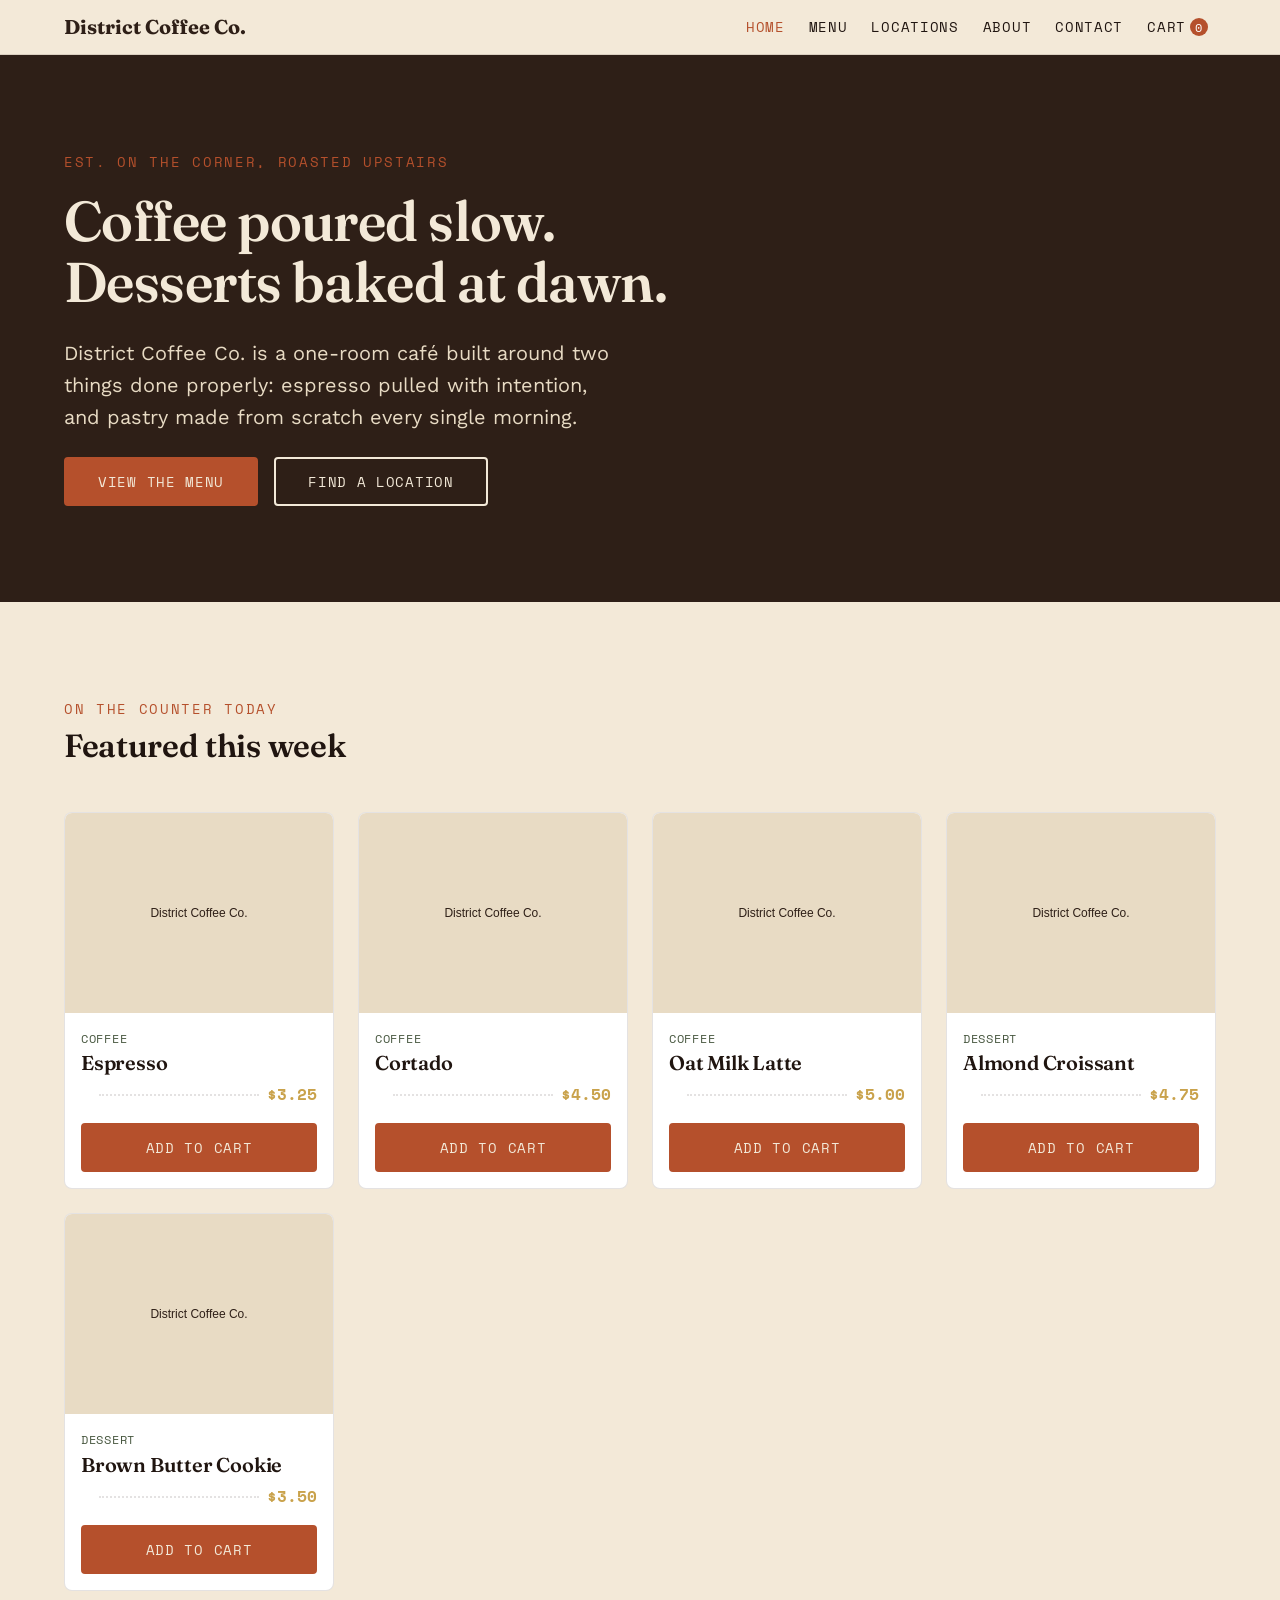
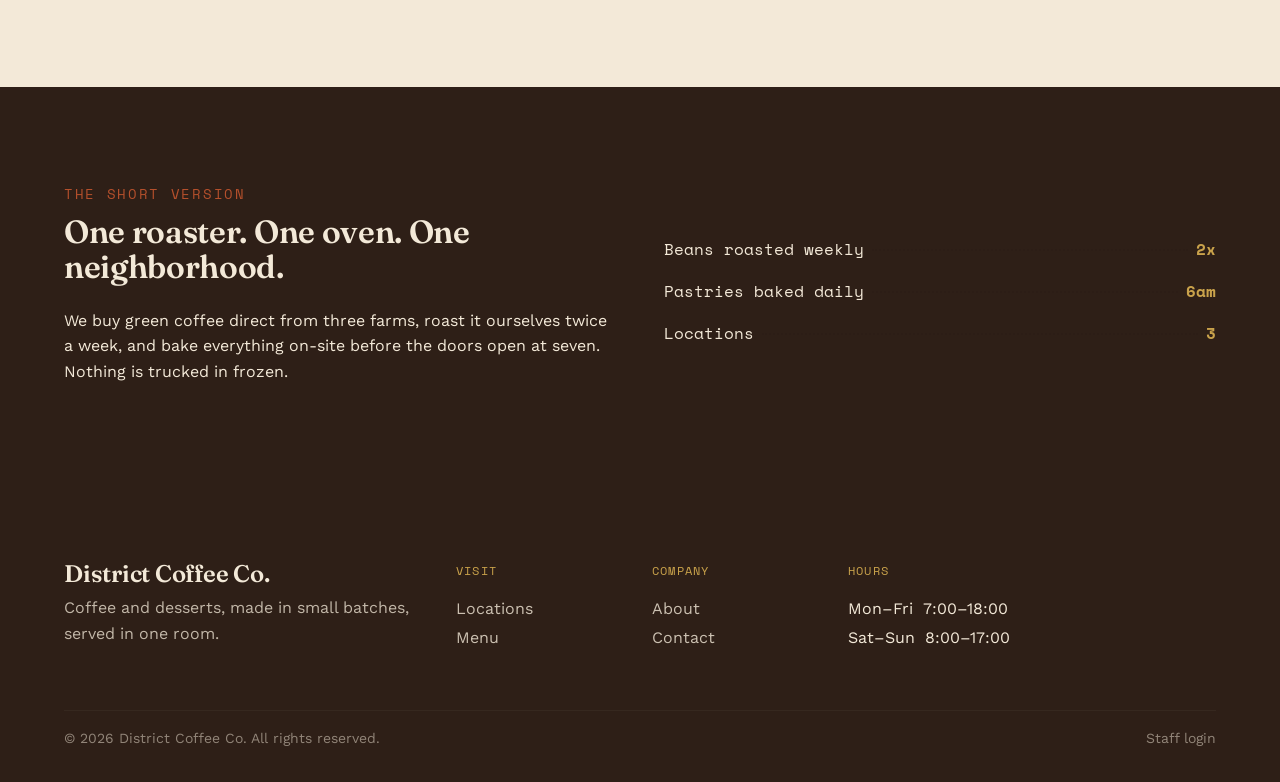
<file: index.html>
<!DOCTYPE html>
<html lang="en">
<head>
  <meta charset="UTF-8">
  <meta name="viewport" content="width=device-width, initial-scale=1.0">
  <title>District Coffee Co. — Coffee &amp; Desserts</title>
  <meta name="description" content="District Coffee Co. — small-batch coffee and desserts made fresh every morning.">

  <!-- Bootstrap 5 -->
  <link href="https://cdn.jsdelivr.net/npm/bootstrap@5.3.3/dist/css/bootstrap.min.css" rel="stylesheet">

  <!-- Fonts -->
  <link rel="preconnect" href="https://fonts.googleapis.com">
  <link href="https://fonts.googleapis.com/css2?family=Fraunces:opsz,wght@9..144,400;9..144,600;9..144,700&family=Work+Sans:wght@400;500;600&family=Space+Mono:wght@400;700&display=swap" rel="stylesheet">

  <!-- Custom CSS (order matters: tokens -> global -> components -> responsive) -->
  <link href="assets/css/variables.css" rel="stylesheet">
  <link href="assets/css/main.css" rel="stylesheet">
  <link href="assets/css/components.css" rel="stylesheet">
  <link href="assets/css/responsive.css" rel="stylesheet">
</head>
<body data-page="home">

  <a href="#main-content" class="skip-link">Skip to main content</a>

  <div id="navbar-root"></div>

  <main id="main-content">

    <!-- Hero -->
    <section class="hero">
      <div class="container-custom">
        <div class="row align-items-center">
          <div class="col-lg-7">
            <p class="eyebrow mb-3">Est. on the corner, roasted upstairs</p>
            <h1 class="font-display mb-4">Coffee poured slow.<br>Desserts baked at dawn.</h1>
            <p class="lede mb-4">District Coffee Co. is a one-room café built around two things done properly: espresso pulled with intention, and pastry made from scratch every single morning.</p>
            <div class="d-flex gap-3 flex-wrap">
              <a href="pages/menu.html" class="btn btn-brand">View the menu</a>
              <a href="pages/locations.html" class="btn btn-brand btn-brand-outline">Find a location</a>
            </div>
          </div>
        </div>
      </div>
    </section>

    <!-- Featured products: demonstrates loading -> success/error state -->
    <section class="section">
      <div class="container-custom">
        <p class="eyebrow mb-2">On the counter today</p>
        <h2 class="font-display mb-5">Featured this week</h2>
        <div class="row g-4" id="featured-products">
          <!-- populated by renderFeaturedProducts() -->
        </div>
      </div>
    </section>

    <!-- Story -->
    <section class="section section-dark">
      <div class="container-custom">
        <div class="row align-items-center g-5">
          <div class="col-lg-6">
            <p class="eyebrow mb-2">The short version</p>
            <h2 class="font-display mb-4">One roaster. One oven. One neighborhood.</h2>
            <p class="lede">We buy green coffee direct from three farms, roast it ourselves twice a week, and bake everything on-site before the doors open at seven. Nothing is trucked in frozen.</p>
          </div>
          <div class="col-lg-6">
            <div class="price-line mb-3"><span class="item-name">Beans roasted weekly</span><span class="leader"></span><span class="price">2x</span></div>
            <div class="price-line mb-3"><span class="item-name">Pastries baked daily</span><span class="leader"></span><span class="price">6am</span></div>
            <div class="price-line"><span class="item-name">Locations</span><span class="leader"></span><span class="price">3</span></div>
          </div>
        </div>
      </div>
    </section>

  </main>

  <div id="footer-root"></div>

  <!-- Bootstrap JS (for native components only — nav toggle is hand-rolled above) -->
  <script src="https://cdn.jsdelivr.net/npm/bootstrap@5.3.3/dist/js/bootstrap.bundle.min.js"></script>

  <!-- Data -->
  <script src="assets/js/data/products.js"></script>

  <!-- Utils -->
  <script src="assets/js/utils/storage.js"></script>

  <!-- Components -->
  <script src="assets/js/components/toast.js"></script>
  <script src="assets/js/components/cart.js"></script>
  <script src="assets/js/components/navbar.js"></script>
  <script src="assets/js/components/footer.js"></script>
  <script src="assets/js/components/product-card.js"></script>

  <!-- Main -->
  <script src="assets/js/main.js"></script>
  <script>
    document.addEventListener('DOMContentLoaded', renderFeaturedProducts);
  </script>
</body>
</html>
</file>
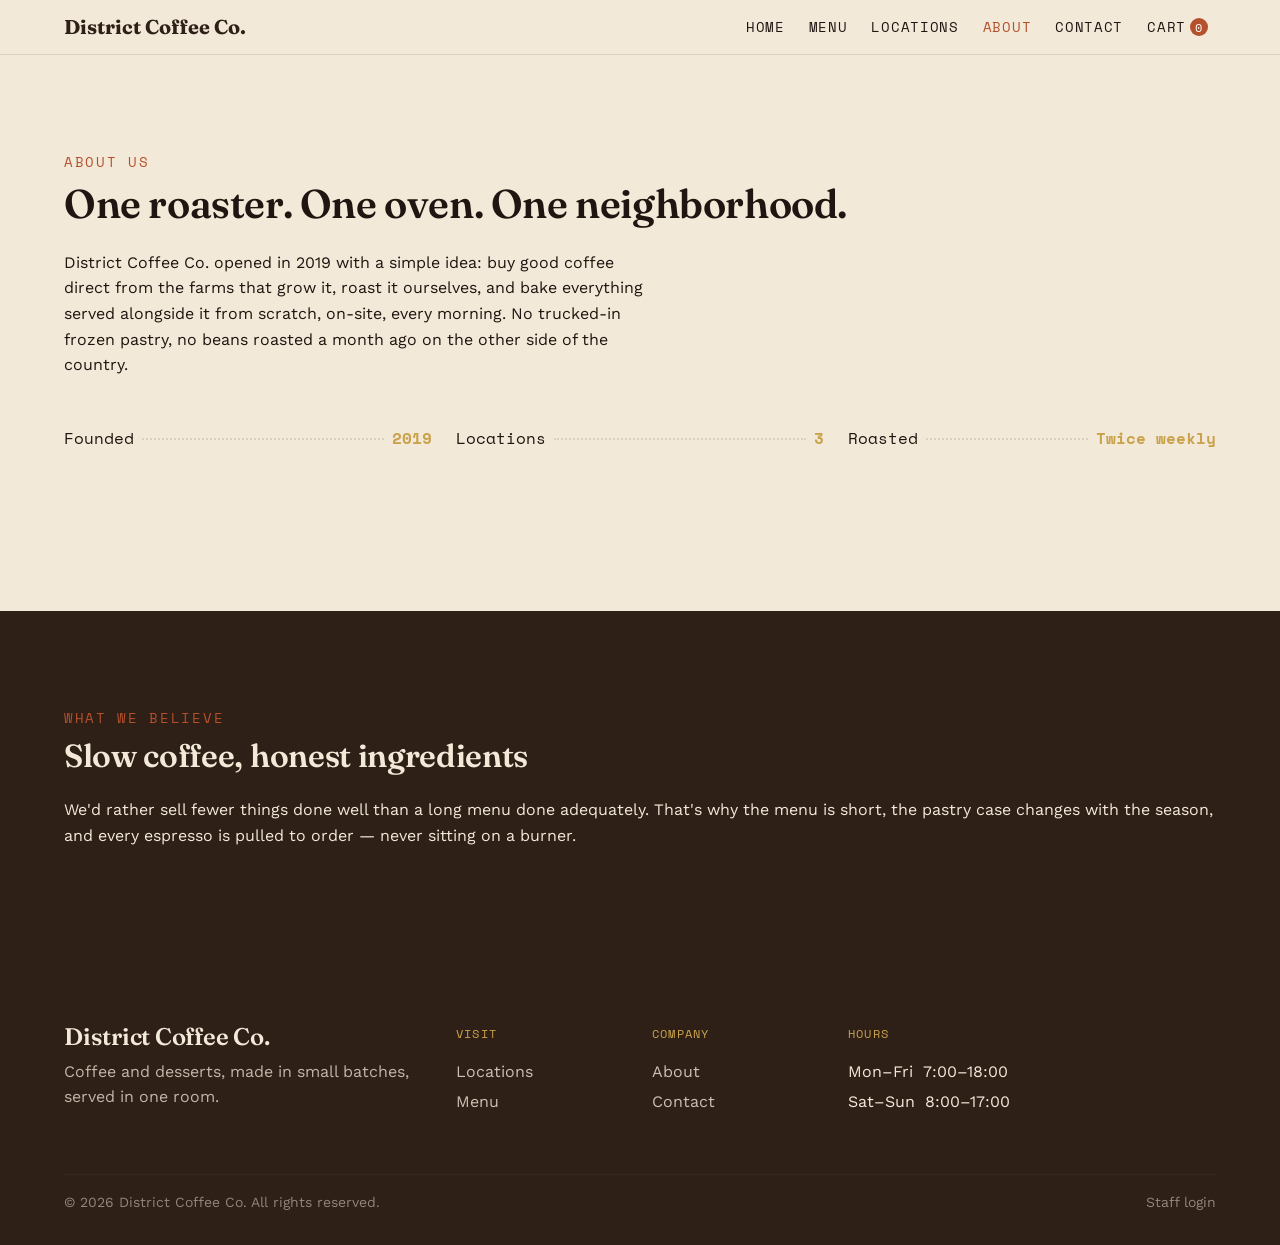
<file: pages/about.html>
<!DOCTYPE html>
<html lang="en">
<head>
  <meta charset="UTF-8">
  <meta name="viewport" content="width=device-width, initial-scale=1.0">
  <title>About — District Coffee Co.</title>

  <link href="https://cdn.jsdelivr.net/npm/bootstrap@5.3.3/dist/css/bootstrap.min.css" rel="stylesheet">
  <link rel="preconnect" href="https://fonts.googleapis.com">
  <link href="https://fonts.googleapis.com/css2?family=Fraunces:opsz,wght@9..144,400;9..144,600;9..144,700&family=Work+Sans:wght@400;500;600&family=Space+Mono:wght@400;700&display=swap" rel="stylesheet">

  <link href="../assets/css/variables.css" rel="stylesheet">
  <link href="../assets/css/main.css" rel="stylesheet">
  <link href="../assets/css/components.css" rel="stylesheet">
  <link href="../assets/css/responsive.css" rel="stylesheet">
</head>
<body data-page="about">

  <a href="#main-content" class="skip-link">Skip to main content</a>
  <div id="navbar-root"></div>

  <main id="main-content">
    <section class="section">
      <div class="container-custom">
        <p class="eyebrow mb-2">About us</p>
        <h1 class="font-display mb-4">One roaster. One oven. One neighborhood.</h1>
        <p class="lede mb-5" style="max-width: 60ch;">
          District Coffee Co. opened in 2019 with a simple idea: buy good coffee
          direct from the farms that grow it, roast it ourselves, and bake
          everything served alongside it from scratch, on-site, every morning.
          No trucked-in frozen pastry, no beans roasted a month ago on the
          other side of the country.
        </p>
        <div class="row g-4 mb-5">
          <div class="col-md-4">
            <p class="price-line"><span class="item-name">Founded</span><span class="leader"></span><span class="price">2019</span></p>
          </div>
          <div class="col-md-4">
            <p class="price-line"><span class="item-name">Locations</span><span class="leader"></span><span class="price">3</span></p>
          </div>
          <div class="col-md-4">
            <p class="price-line"><span class="item-name">Roasted</span><span class="leader"></span><span class="price">Twice weekly</span></p>
          </div>
        </div>
      </div>
    </section>

    <section class="section section-dark">
      <div class="container-custom">
        <p class="eyebrow mb-2">What we believe</p>
        <h2 class="font-display mb-4">Slow coffee, honest ingredients</h2>
        <p class="lede">
          We'd rather sell fewer things done well than a long menu done
          adequately. That's why the menu is short, the pastry case changes
          with the season, and every espresso is pulled to order — never
          sitting on a burner.
        </p>
      </div>
    </section>
  </main>

  <div id="footer-root"></div>

  <script src="https://cdn.jsdelivr.net/npm/bootstrap@5.3.3/dist/js/bootstrap.bundle.min.js"></script>

  <script src="../assets/js/data/products.js"></script>
  <script src="../assets/js/utils/storage.js"></script>
  <script src="../assets/js/components/toast.js"></script>
  <script src="../assets/js/components/cart.js"></script>
  <script src="../assets/js/components/navbar.js"></script>
  <script src="../assets/js/components/footer.js"></script>
  <script src="../assets/js/main.js"></script>
</body>
</html>
</file>
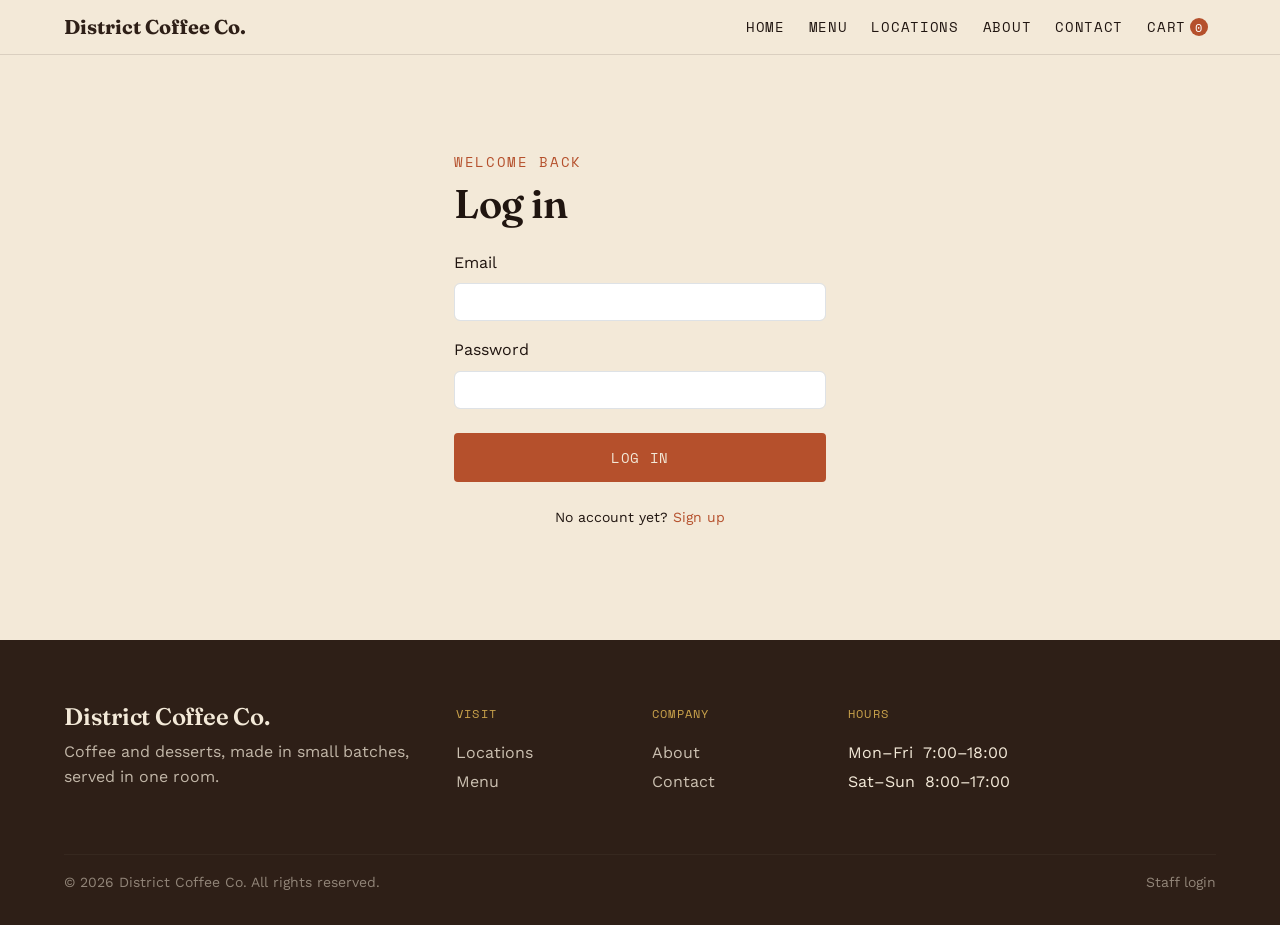
<file: pages/account.html>
<!DOCTYPE html>
<html lang="en">
<head>
  <meta charset="UTF-8">
  <meta name="viewport" content="width=device-width, initial-scale=1.0">
  <title>My Account — District Coffee Co.</title>

  <link href="https://cdn.jsdelivr.net/npm/bootstrap@5.3.3/dist/css/bootstrap.min.css" rel="stylesheet">
  <link rel="preconnect" href="https://fonts.googleapis.com">
  <link href="https://fonts.googleapis.com/css2?family=Fraunces:opsz,wght@9..144,400;9..144,600;9..144,700&family=Work+Sans:wght@400;500;600&family=Space+Mono:wght@400;700&display=swap" rel="stylesheet">

  <link href="../assets/css/variables.css" rel="stylesheet">
  <link href="../assets/css/main.css" rel="stylesheet">
  <link href="../assets/css/components.css" rel="stylesheet">
  <link href="../assets/css/responsive.css" rel="stylesheet">
</head>
<body data-page="account">

  <a href="#main-content" class="skip-link">Skip to main content</a>
  <div id="navbar-root"></div>

  <main id="main-content">
    <section class="section">
      <div class="container-custom" style="max-width: 560px;">
        <div id="account-root"></div>
      </div>
    </section>
  </main>

  <div id="footer-root"></div>

  <script src="https://cdn.jsdelivr.net/npm/bootstrap@5.3.3/dist/js/bootstrap.bundle.min.js"></script>

  <script src="../assets/js/data/products.js"></script>
  <script src="../assets/js/utils/storage.js"></script>
  <script src="../assets/js/utils/auth.js"></script>
  <script src="../assets/js/components/toast.js"></script>
  <script src="../assets/js/components/cart.js"></script>
  <script src="../assets/js/components/navbar.js"></script>
  <script src="../assets/js/components/footer.js"></script>
  <script src="../assets/js/components/account.js"></script>
  <script src="../assets/js/main.js"></script>
  <script>
    document.addEventListener('DOMContentLoaded', renderAccountPage);
  </script>
</body>
</html>
</file>
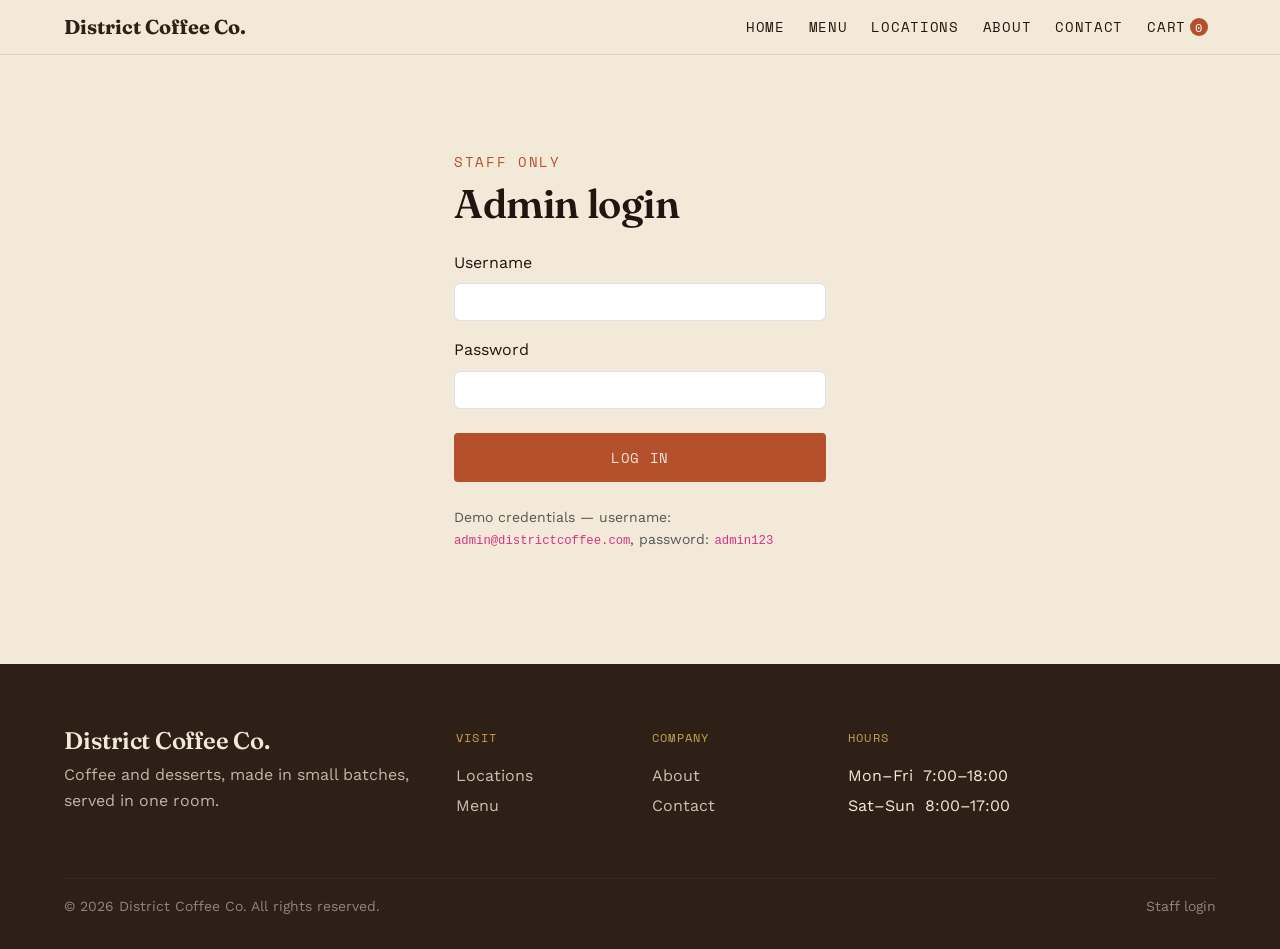
<file: pages/admin-login.html>
<!DOCTYPE html>
<html lang="en">
<head>
  <meta charset="UTF-8">
  <meta name="viewport" content="width=device-width, initial-scale=1.0">
  <title>Admin Login — District Coffee Co.</title>

  <link href="https://cdn.jsdelivr.net/npm/bootstrap@5.3.3/dist/css/bootstrap.min.css" rel="stylesheet">
  <link rel="preconnect" href="https://fonts.googleapis.com">
  <link href="https://fonts.googleapis.com/css2?family=Fraunces:opsz,wght@9..144,400;9..144,600;9..144,700&family=Work+Sans:wght@400;500;600&family=Space+Mono:wght@400;700&display=swap" rel="stylesheet">

  <link href="../assets/css/variables.css" rel="stylesheet">
  <link href="../assets/css/main.css" rel="stylesheet">
  <link href="../assets/css/components.css" rel="stylesheet">
  <link href="../assets/css/responsive.css" rel="stylesheet">
</head>
<body data-page="admin">

  <a href="#main-content" class="skip-link">Skip to main content</a>
  <div id="navbar-root"></div>

  <main id="main-content">
    <section class="section">
      <div class="container-custom" style="max-width: 420px;">
        <p class="eyebrow mb-2">Staff only</p>
        <h1 class="font-display mb-4">Admin login</h1>

        <form id="admin-login-form" novalidate>
          <div class="mb-3">
            <label for="admin-username" class="form-label">Username</label>
            <input type="text" class="form-control" id="admin-username" required>
          </div>
          <div class="mb-4">
            <label for="admin-password" class="form-label">Password</label>
            <input type="password" class="form-control" id="admin-password" required>
          </div>
          <button type="submit" class="btn btn-brand w-100">Log in</button>
        </form>

        <p class="mt-4 text-muted" style="font-size: var(--fs-sm);">
          Demo credentials — username: <code>admin@districtcoffee.com</code>, password: <code>admin123</code>
        </p>
      </div>
    </section>
  </main>

  <div id="footer-root"></div>

  <script src="https://cdn.jsdelivr.net/npm/bootstrap@5.3.3/dist/js/bootstrap.bundle.min.js"></script>

  <script src="../assets/js/data/products.js"></script>
  <script src="../assets/js/utils/storage.js"></script>
  <script src="../assets/js/utils/validators.js"></script>
  <script src="../assets/js/utils/auth.js"></script>
  <script src="../assets/js/components/toast.js"></script>
  <script src="../assets/js/components/cart.js"></script>
  <script src="../assets/js/components/navbar.js"></script>
  <script src="../assets/js/components/footer.js"></script>
  <script src="../assets/js/main.js"></script>
  <script>
    document.getElementById('admin-login-form').addEventListener('submit', handleAdminLoginSubmit);
  </script>
</body>
</html>
</file>
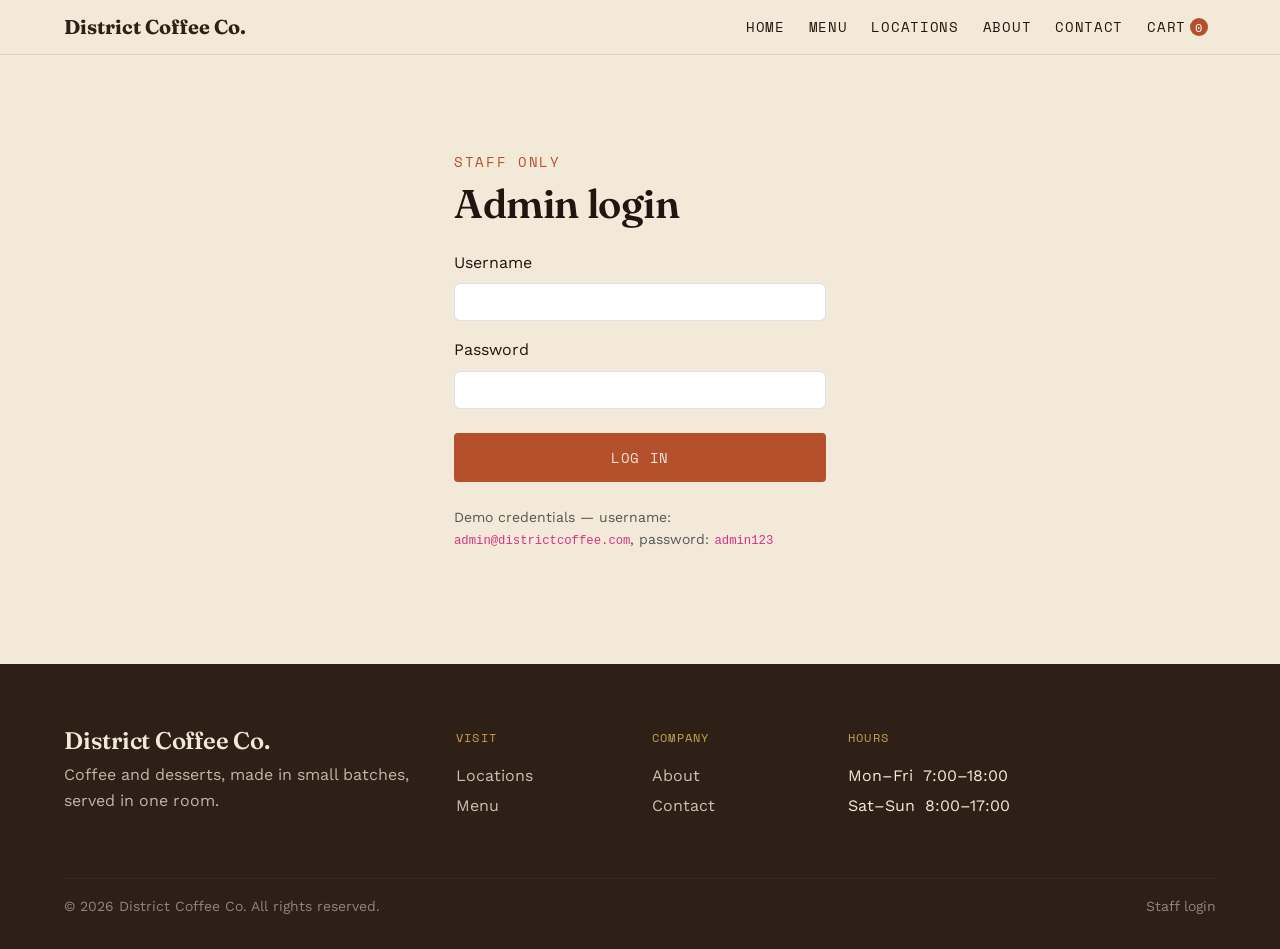
<file: pages/admin.html>
<!DOCTYPE html>
<html lang="en">
<head>
  <meta charset="UTF-8">
  <meta name="viewport" content="width=device-width, initial-scale=1.0">
  <title>Admin Dashboard — District Coffee Co.</title>

  <link href="https://cdn.jsdelivr.net/npm/bootstrap@5.3.3/dist/css/bootstrap.min.css" rel="stylesheet">
  <link rel="preconnect" href="https://fonts.googleapis.com">
  <link href="https://fonts.googleapis.com/css2?family=Fraunces:opsz,wght@9..144,400;9..144,600;9..144,700&family=Work+Sans:wght@400;500;600&family=Space+Mono:wght@400;700&display=swap" rel="stylesheet">

  <link href="../assets/css/variables.css" rel="stylesheet">
  <link href="../assets/css/main.css" rel="stylesheet">
  <link href="../assets/css/components.css" rel="stylesheet">
  <link href="../assets/css/responsive.css" rel="stylesheet">
</head>
<body data-page="admin">

  <a href="#main-content" class="skip-link">Skip to main content</a>
  <div id="navbar-root"></div>

  <main id="main-content">
    <section class="section">
      <div class="container-custom">
        <div class="d-flex justify-content-between align-items-start flex-wrap gap-3 mb-5">
          <div>
            <p class="eyebrow mb-2">Staff only</p>
            <h1 class="font-display mb-0">Admin Dashboard</h1>
          </div>
          <button class="btn btn-brand-outline" style="border-color: var(--color-rust); color: var(--color-rust);" onclick="adminLogout()">Log out</button>
        </div>

        <div class="row g-3 mb-5" id="admin-stats"></div>

        <h2 class="fs-4 mb-3">Recent orders</h2>
        <div id="admin-orders" class="mb-5"></div>

        <h2 class="fs-4 mb-3">Menu catalog</h2>
        <div id="admin-products"></div>
      </div>
    </section>
  </main>

  <div id="footer-root"></div>

  <script src="https://cdn.jsdelivr.net/npm/bootstrap@5.3.3/dist/js/bootstrap.bundle.min.js"></script>

  <script src="../assets/js/data/products.js"></script>
  <script src="../assets/js/utils/storage.js"></script>
  <script src="../assets/js/components/toast.js"></script>
  <script src="../assets/js/components/cart.js"></script>
  <script src="../assets/js/components/navbar.js"></script>
  <script src="../assets/js/components/footer.js"></script>
  <script src="../assets/js/components/product-card.js"></script>
  <script src="../assets/js/utils/auth.js"></script>
  <script src="../assets/js/components/admin.js"></script>
  <script src="../assets/js/main.js"></script>
  <script>
    document.addEventListener('DOMContentLoaded', () => {
      if (!initAdminGuard()) return;
      renderAdminStats();
      renderAdminOrdersTable();
      renderAdminProductsTable();
    });
  </script>
</body>
</html>
</file>
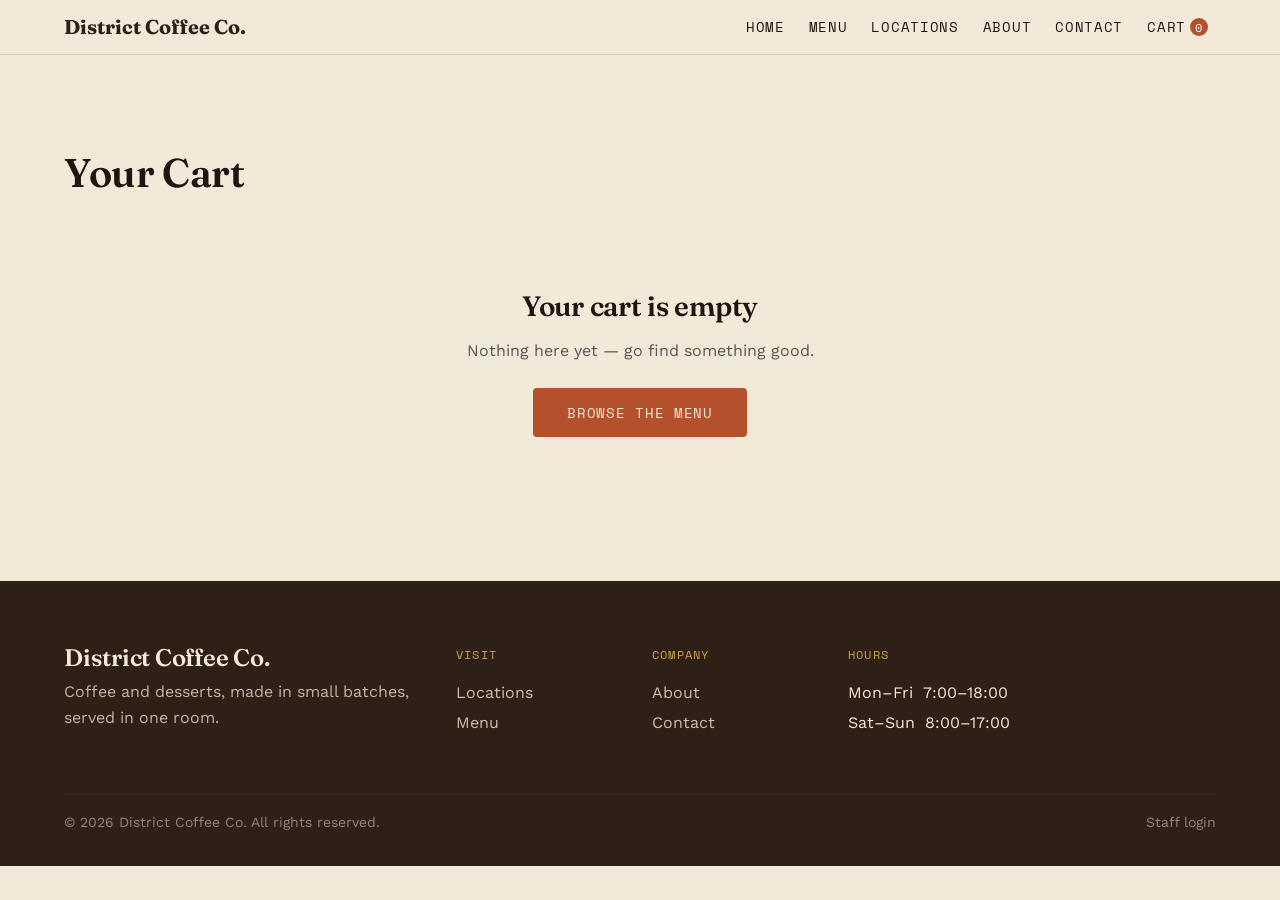
<file: pages/cart.html>
<!DOCTYPE html>
<html lang="en">
<head>
  <meta charset="UTF-8">
  <meta name="viewport" content="width=device-width, initial-scale=1.0">
  <title>Your Cart — District Coffee Co.</title>

  <link href="https://cdn.jsdelivr.net/npm/bootstrap@5.3.3/dist/css/bootstrap.min.css" rel="stylesheet">
  <link rel="preconnect" href="https://fonts.googleapis.com">
  <link href="https://fonts.googleapis.com/css2?family=Fraunces:opsz,wght@9..144,400;9..144,600;9..144,700&family=Work+Sans:wght@400;500;600&family=Space+Mono:wght@400;700&display=swap" rel="stylesheet">

  <link href="../assets/css/variables.css" rel="stylesheet">
  <link href="../assets/css/main.css" rel="stylesheet">
  <link href="../assets/css/components.css" rel="stylesheet">
  <link href="../assets/css/responsive.css" rel="stylesheet">

  <style>
    .qty-input { max-width: 90px; }
  </style>
</head>
<body data-page="cart">

  <a href="#main-content" class="skip-link">Skip to main content</a>
  <div id="navbar-root"></div>

  <main id="main-content">
    <section class="section">
      <div class="container-custom">
        <h1 class="font-display mb-5">Your Cart</h1>
        <div id="cart-root"></div>
      </div>
    </section>
  </main>

  <div id="footer-root"></div>

  <script src="https://cdn.jsdelivr.net/npm/bootstrap@5.3.3/dist/js/bootstrap.bundle.min.js"></script>

  <script src="../assets/js/data/products.js"></script>
  <script src="../assets/js/utils/storage.js"></script>
  <script src="../assets/js/components/toast.js"></script>
  <script src="../assets/js/components/cart.js"></script>
  <script src="../assets/js/components/navbar.js"></script>
  <script src="../assets/js/components/footer.js"></script>
  <script src="../assets/js/components/product-card.js"></script>
  <script src="../assets/js/main.js"></script>
  <script>
    document.addEventListener('DOMContentLoaded', renderCartPage);
  </script>
</body>
</html>
</file>
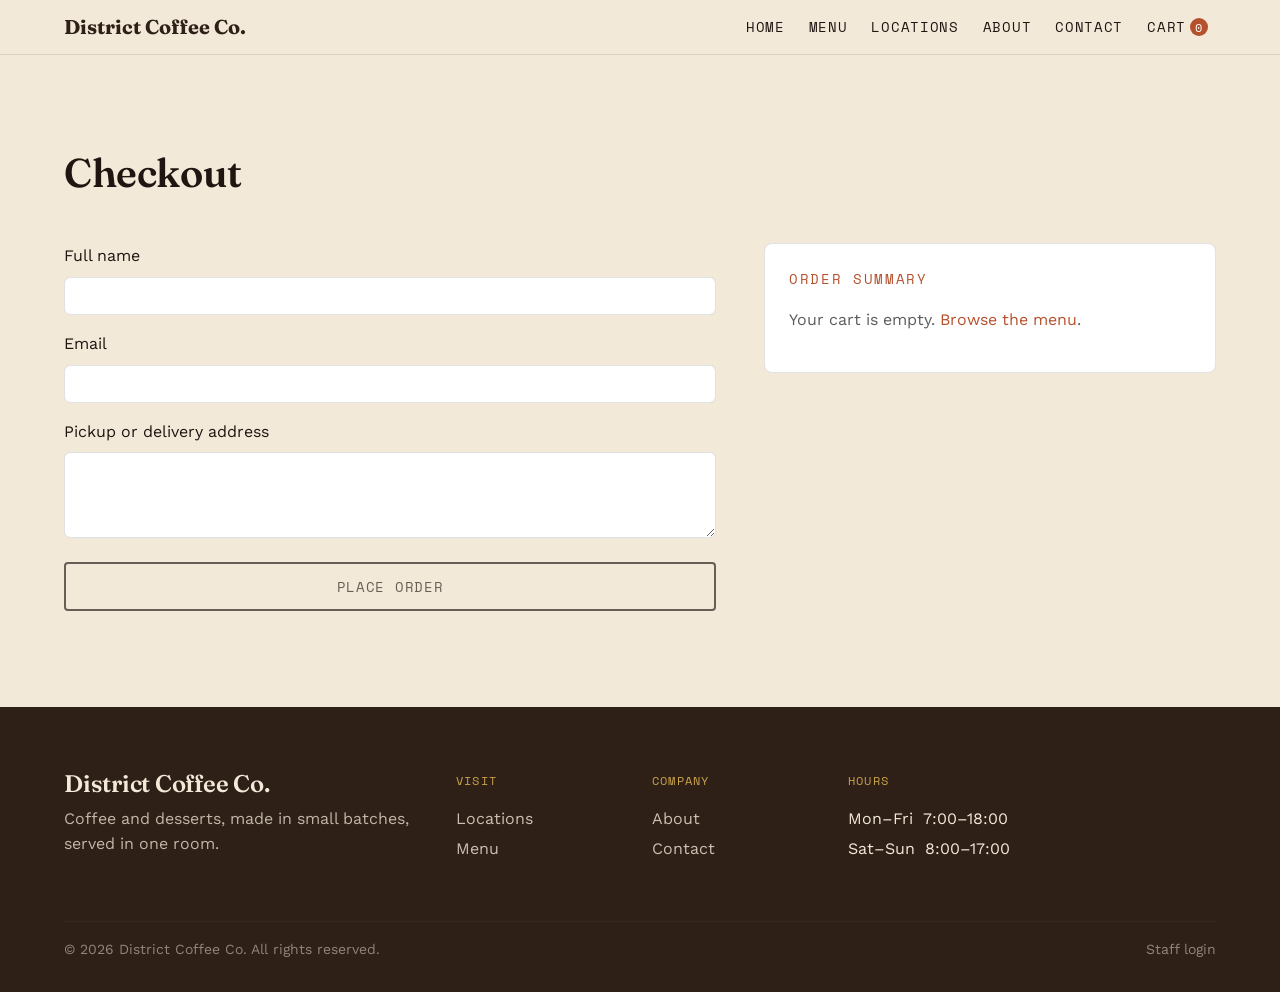
<file: pages/checkout.html>
<!DOCTYPE html>
<html lang="en">
<head>
  <meta charset="UTF-8">
  <meta name="viewport" content="width=device-width, initial-scale=1.0">
  <title>Checkout — District Coffee Co.</title>

  <link href="https://cdn.jsdelivr.net/npm/bootstrap@5.3.3/dist/css/bootstrap.min.css" rel="stylesheet">
  <link rel="preconnect" href="https://fonts.googleapis.com">
  <link href="https://fonts.googleapis.com/css2?family=Fraunces:opsz,wght@9..144,400;9..144,600;9..144,700&family=Work+Sans:wght@400;500;600&family=Space+Mono:wght@400;700&display=swap" rel="stylesheet">

  <link href="../assets/css/variables.css" rel="stylesheet">
  <link href="../assets/css/main.css" rel="stylesheet">
  <link href="../assets/css/components.css" rel="stylesheet">
  <link href="../assets/css/responsive.css" rel="stylesheet">
</head>
<body data-page="cart">

  <a href="#main-content" class="skip-link">Skip to main content</a>
  <div id="navbar-root"></div>

  <main id="main-content">
    <section class="section">
      <div class="container-custom">
        <h1 class="font-display mb-5">Checkout</h1>
        <div class="row g-5">
          <div class="col-lg-7">
            <form id="checkout-form" novalidate>
              <div class="mb-3">
                <label for="checkout-name" class="form-label">Full name</label>
                <input type="text" class="form-control" id="checkout-name" required>
              </div>
              <div class="mb-3">
                <label for="checkout-email" class="form-label">Email</label>
                <input type="email" class="form-control" id="checkout-email" required>
              </div>
              <div class="mb-4">
                <label for="checkout-address" class="form-label">Pickup or delivery address</label>
                <textarea class="form-control" id="checkout-address" rows="3" required></textarea>
              </div>
              <button type="submit" class="btn btn-brand w-100" id="place-order-btn">Place order</button>
            </form>
          </div>
          <div class="col-lg-5">
            <div class="p-4" style="background: #fff; border: 1px solid var(--color-border); border-radius: var(--radius-md);">
              <p class="eyebrow mb-3">Order summary</p>
              <div id="order-summary"></div>
            </div>
          </div>
        </div>
      </div>
    </section>
  </main>

  <div id="footer-root"></div>

  <script src="https://cdn.jsdelivr.net/npm/bootstrap@5.3.3/dist/js/bootstrap.bundle.min.js"></script>

  <script src="../assets/js/data/products.js"></script>
  <script src="../assets/js/utils/storage.js"></script>
  <script src="../assets/js/utils/validators.js"></script>
  <script src="../assets/js/components/toast.js"></script>
  <script src="../assets/js/components/cart.js"></script>
  <script src="../assets/js/components/navbar.js"></script>
  <script src="../assets/js/components/footer.js"></script>
  <script src="../assets/js/components/product-card.js"></script>
  <script src="../assets/js/components/checkout.js"></script>
  <script src="../assets/js/main.js"></script>
  <script>
    document.addEventListener('DOMContentLoaded', () => {
      renderOrderSummary();
      document.getElementById('checkout-form').addEventListener('submit', handleCheckoutSubmit);
    });
  </script>
</body>
</html>
</file>
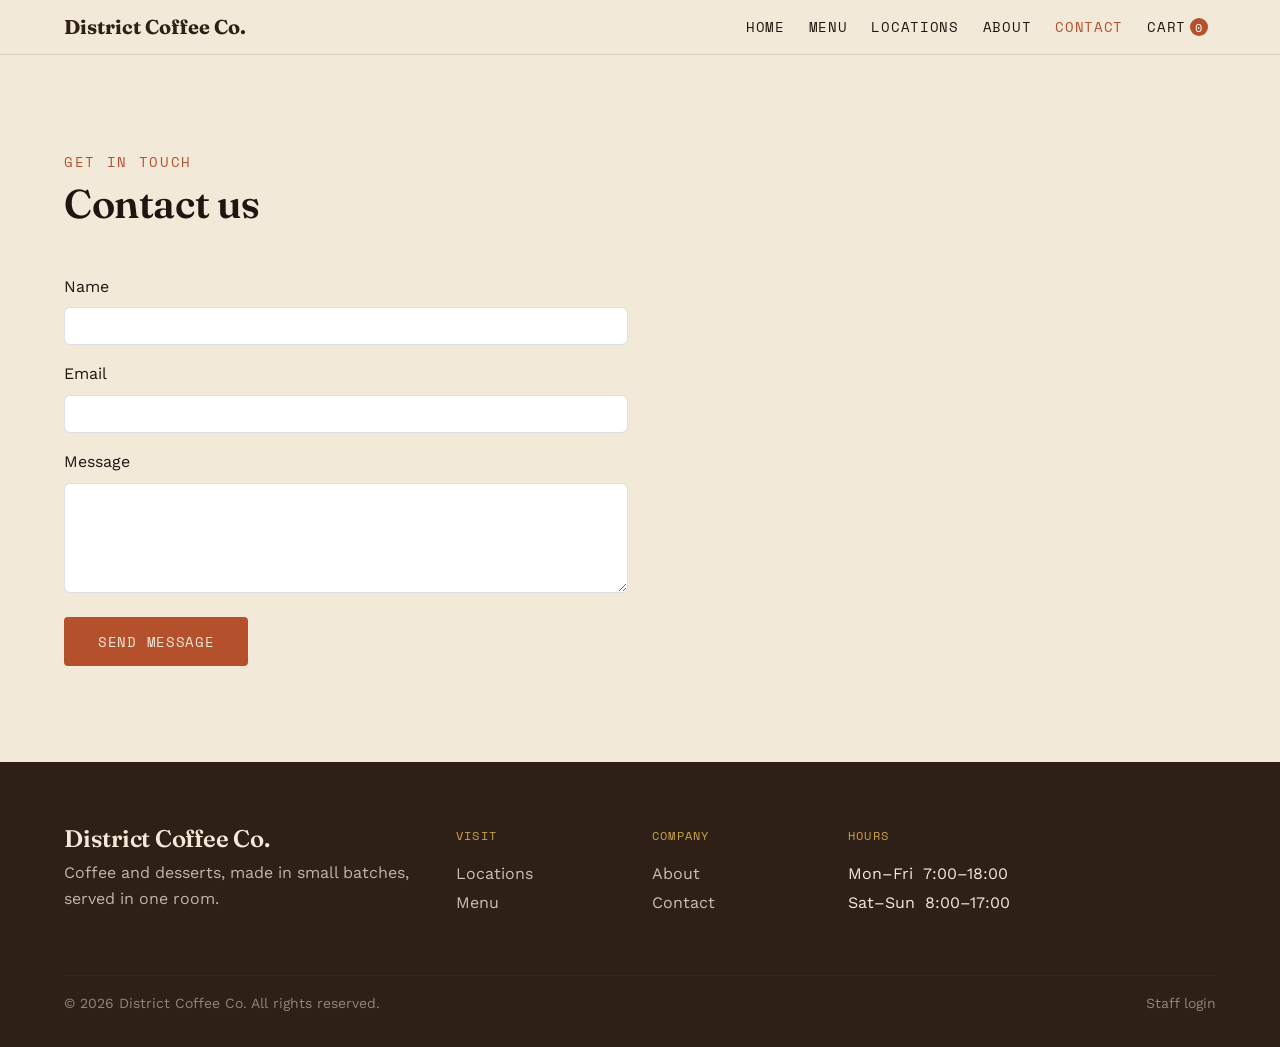
<file: pages/contact.html>
<!DOCTYPE html>
<html lang="en">
<head>
  <meta charset="UTF-8">
  <meta name="viewport" content="width=device-width, initial-scale=1.0">
  <title>Contact — District Coffee Co.</title>

  <link href="https://cdn.jsdelivr.net/npm/bootstrap@5.3.3/dist/css/bootstrap.min.css" rel="stylesheet">
  <link rel="preconnect" href="https://fonts.googleapis.com">
  <link href="https://fonts.googleapis.com/css2?family=Fraunces:opsz,wght@9..144,400;9..144,600;9..144,700&family=Work+Sans:wght@400;500;600&family=Space+Mono:wght@400;700&display=swap" rel="stylesheet">

  <link href="../assets/css/variables.css" rel="stylesheet">
  <link href="../assets/css/main.css" rel="stylesheet">
  <link href="../assets/css/components.css" rel="stylesheet">
  <link href="../assets/css/responsive.css" rel="stylesheet">
</head>
<body data-page="contact">

  <a href="#main-content" class="skip-link">Skip to main content</a>
  <div id="navbar-root"></div>

  <main id="main-content">
    <section class="section">
      <div class="container-custom">
        <p class="eyebrow mb-2">Get in touch</p>
        <h1 class="font-display mb-5">Contact us</h1>

        <div class="row">
          <div class="col-lg-6">
            <form id="contact-form" novalidate>
              <div class="mb-3">
                <label for="contact-name" class="form-label">Name</label>
                <input type="text" class="form-control" id="contact-name" required>
              </div>
              <div class="mb-3">
                <label for="contact-email" class="form-label">Email</label>
                <input type="email" class="form-control" id="contact-email" required>
              </div>
              <div class="mb-4">
                <label for="contact-message" class="form-label">Message</label>
                <textarea class="form-control" id="contact-message" rows="4" required></textarea>
              </div>
              <button type="submit" class="btn btn-brand">Send message</button>
            </form>
          </div>
        </div>
      </div>
    </section>
  </main>

  <div id="footer-root"></div>

  <script src="https://cdn.jsdelivr.net/npm/bootstrap@5.3.3/dist/js/bootstrap.bundle.min.js"></script>

  <script src="../assets/js/data/products.js"></script>
  <script src="../assets/js/utils/storage.js"></script>
  <script src="../assets/js/utils/validators.js"></script>
  <script src="../assets/js/components/toast.js"></script>
  <script src="../assets/js/components/cart.js"></script>
  <script src="../assets/js/components/navbar.js"></script>
  <script src="../assets/js/components/footer.js"></script>
  <script src="../assets/js/components/contact.js"></script>
  <script src="../assets/js/main.js"></script>
  <script>
    document.addEventListener('DOMContentLoaded', () => {
      document.getElementById('contact-form').addEventListener('submit', handleContactSubmit);
    });
  </script>
</body>
</html>
</file>
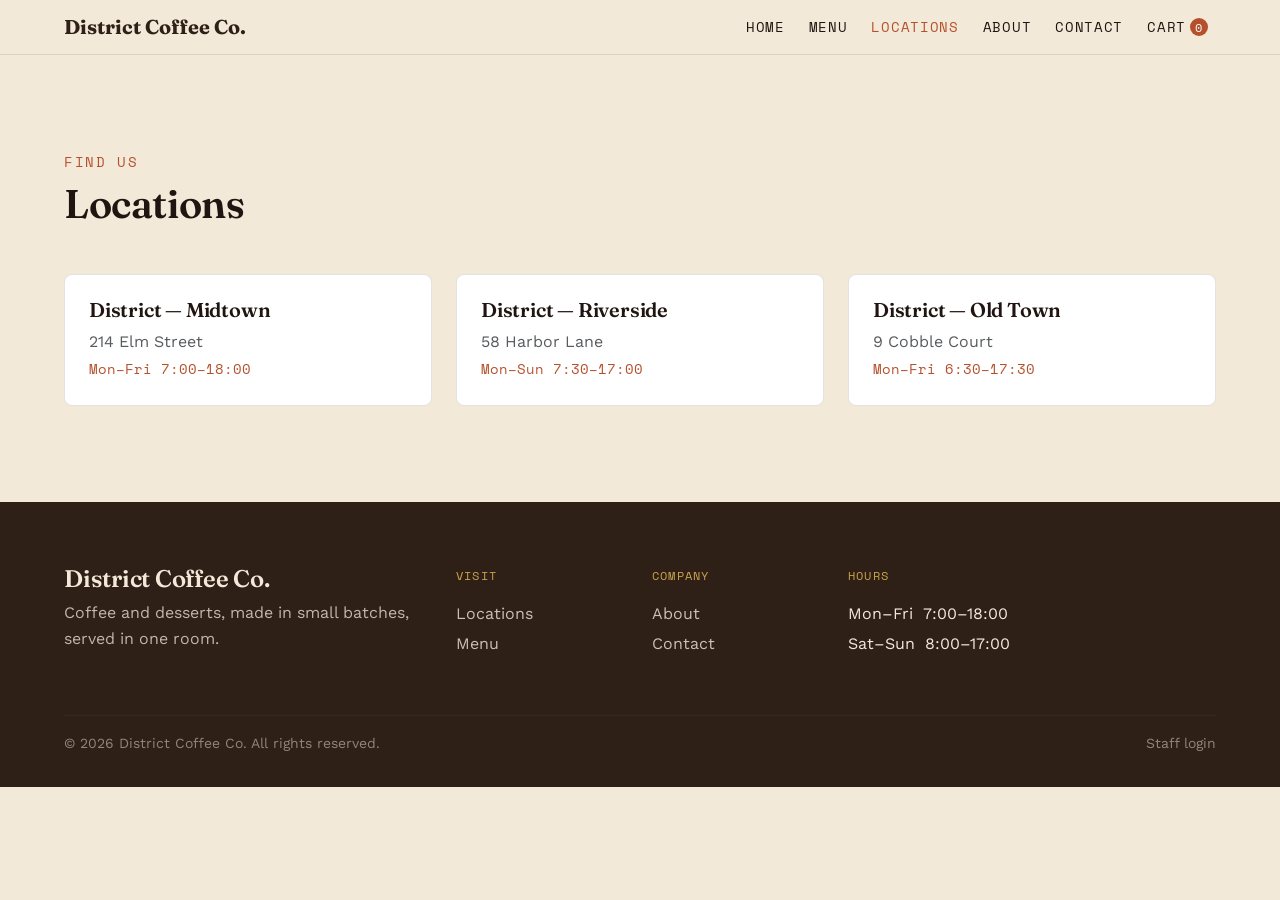
<file: pages/locations.html>
<!DOCTYPE html>
<html lang="en">
<head>
  <meta charset="UTF-8">
  <meta name="viewport" content="width=device-width, initial-scale=1.0">
  <title>Locations — District Coffee Co.</title>

  <link href="https://cdn.jsdelivr.net/npm/bootstrap@5.3.3/dist/css/bootstrap.min.css" rel="stylesheet">
  <link rel="preconnect" href="https://fonts.googleapis.com">
  <link href="https://fonts.googleapis.com/css2?family=Fraunces:opsz,wght@9..144,400;9..144,600;9..144,700&family=Work+Sans:wght@400;500;600&family=Space+Mono:wght@400;700&display=swap" rel="stylesheet">

  <link href="../assets/css/variables.css" rel="stylesheet">
  <link href="../assets/css/main.css" rel="stylesheet">
  <link href="../assets/css/components.css" rel="stylesheet">
  <link href="../assets/css/responsive.css" rel="stylesheet">
</head>
<body data-page="locations">

  <a href="#main-content" class="skip-link">Skip to main content</a>
  <div id="navbar-root"></div>

  <main id="main-content">
    <section class="section">
      <div class="container-custom">
        <p class="eyebrow mb-2">Find us</p>
        <h1 class="font-display mb-5">Locations</h1>
        <div class="row g-4" id="locations-grid"></div>
      </div>
    </section>
  </main>

  <div id="footer-root"></div>

  <script src="https://cdn.jsdelivr.net/npm/bootstrap@5.3.3/dist/js/bootstrap.bundle.min.js"></script>

  <script src="../assets/js/data/products.js"></script>
  <script src="../assets/js/utils/storage.js"></script>
  <script src="../assets/js/components/toast.js"></script>
  <script src="../assets/js/components/cart.js"></script>
  <script src="../assets/js/components/navbar.js"></script>
  <script src="../assets/js/components/footer.js"></script>
  <script src="../assets/js/components/product-card.js"></script>
  <script src="../assets/js/components/locations.js"></script>
  <script src="../assets/js/main.js"></script>
  <script>
    document.addEventListener('DOMContentLoaded', renderLocations);
  </script>
</body>
</html>
</file>
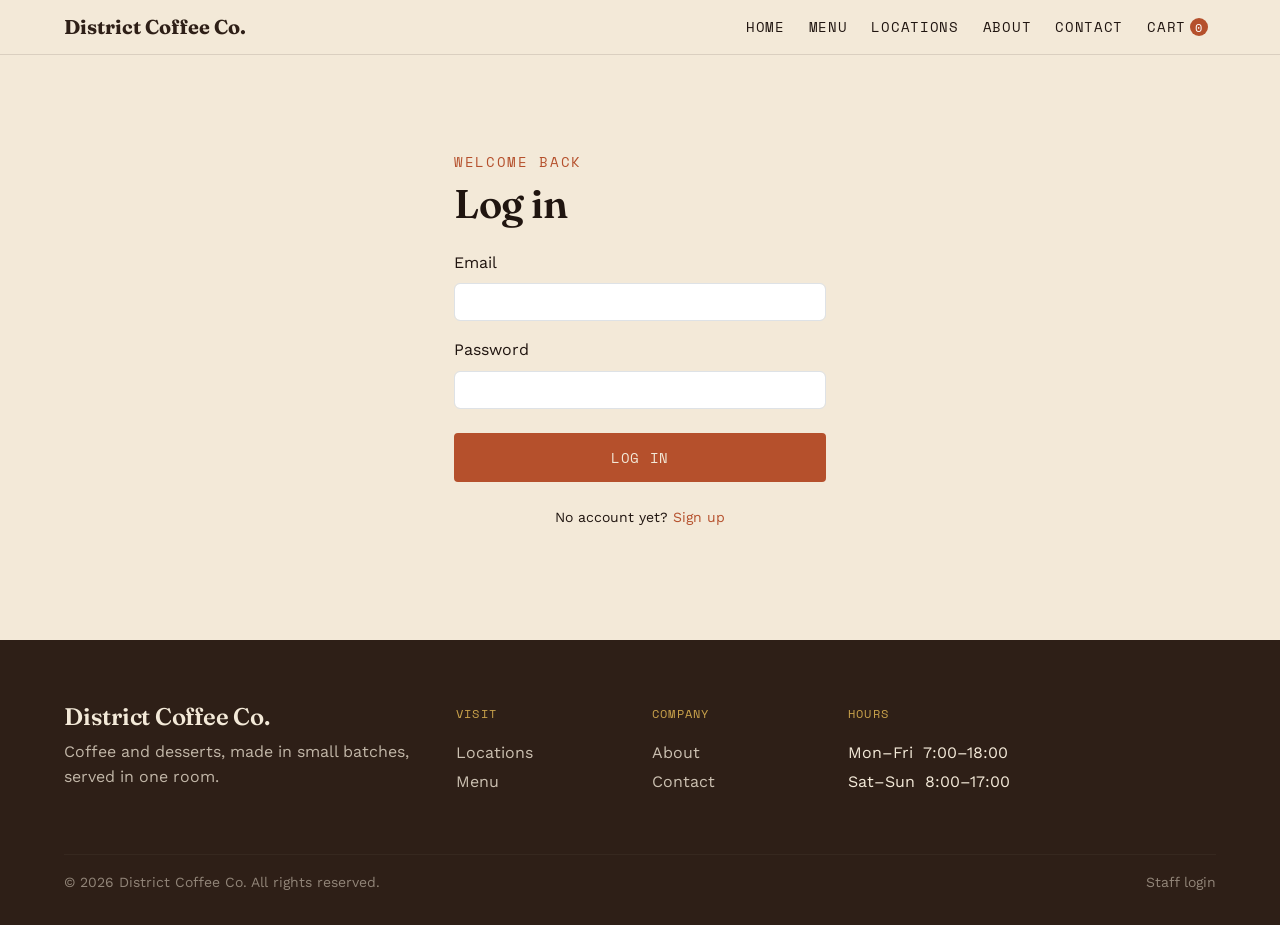
<file: pages/login.html>
<!DOCTYPE html>
<html lang="en">
<head>
  <meta charset="UTF-8">
  <meta name="viewport" content="width=device-width, initial-scale=1.0">
  <title>Log In — District Coffee Co.</title>

  <link href="https://cdn.jsdelivr.net/npm/bootstrap@5.3.3/dist/css/bootstrap.min.css" rel="stylesheet">
  <link rel="preconnect" href="https://fonts.googleapis.com">
  <link href="https://fonts.googleapis.com/css2?family=Fraunces:opsz,wght@9..144,400;9..144,600;9..144,700&family=Work+Sans:wght@400;500;600&family=Space+Mono:wght@400;700&display=swap" rel="stylesheet">

  <link href="../assets/css/variables.css" rel="stylesheet">
  <link href="../assets/css/main.css" rel="stylesheet">
  <link href="../assets/css/components.css" rel="stylesheet">
  <link href="../assets/css/responsive.css" rel="stylesheet">
</head>
<body data-page="login">

  <a href="#main-content" class="skip-link">Skip to main content</a>
  <div id="navbar-root"></div>

  <main id="main-content">
    <section class="section">
      <div class="container-custom" style="max-width: 420px;">
        <p class="eyebrow mb-2">Welcome back</p>
        <h1 class="font-display mb-4">Log in</h1>

        <form id="login-form" novalidate>
          <div class="mb-3">
            <label for="login-email" class="form-label">Email</label>
            <input type="email" class="form-control" id="login-email" required>
          </div>
          <div class="mb-4">
            <label for="login-password" class="form-label">Password</label>
            <input type="password" class="form-control" id="login-password" required>
          </div>
          <button type="submit" class="btn btn-brand w-100">Log in</button>
        </form>

        <p class="mt-4 text-center" style="font-size: var(--fs-sm);">
          No account yet? <a href="signup.html">Sign up</a>
        </p>
      </div>
    </section>
  </main>

  <div id="footer-root"></div>

  <script src="https://cdn.jsdelivr.net/npm/bootstrap@5.3.3/dist/js/bootstrap.bundle.min.js"></script>

  <script src="../assets/js/data/products.js"></script>
  <script src="../assets/js/utils/storage.js"></script>
  <script src="../assets/js/utils/validators.js"></script>
  <script src="../assets/js/utils/auth.js"></script>
  <script src="../assets/js/components/toast.js"></script>
  <script src="../assets/js/components/cart.js"></script>
  <script src="../assets/js/components/navbar.js"></script>
  <script src="../assets/js/components/footer.js"></script>
  <script src="../assets/js/main.js"></script>
  <script>
    document.getElementById('login-form').addEventListener('submit', handleLoginSubmit);
  </script>
</body>
</html>
</file>
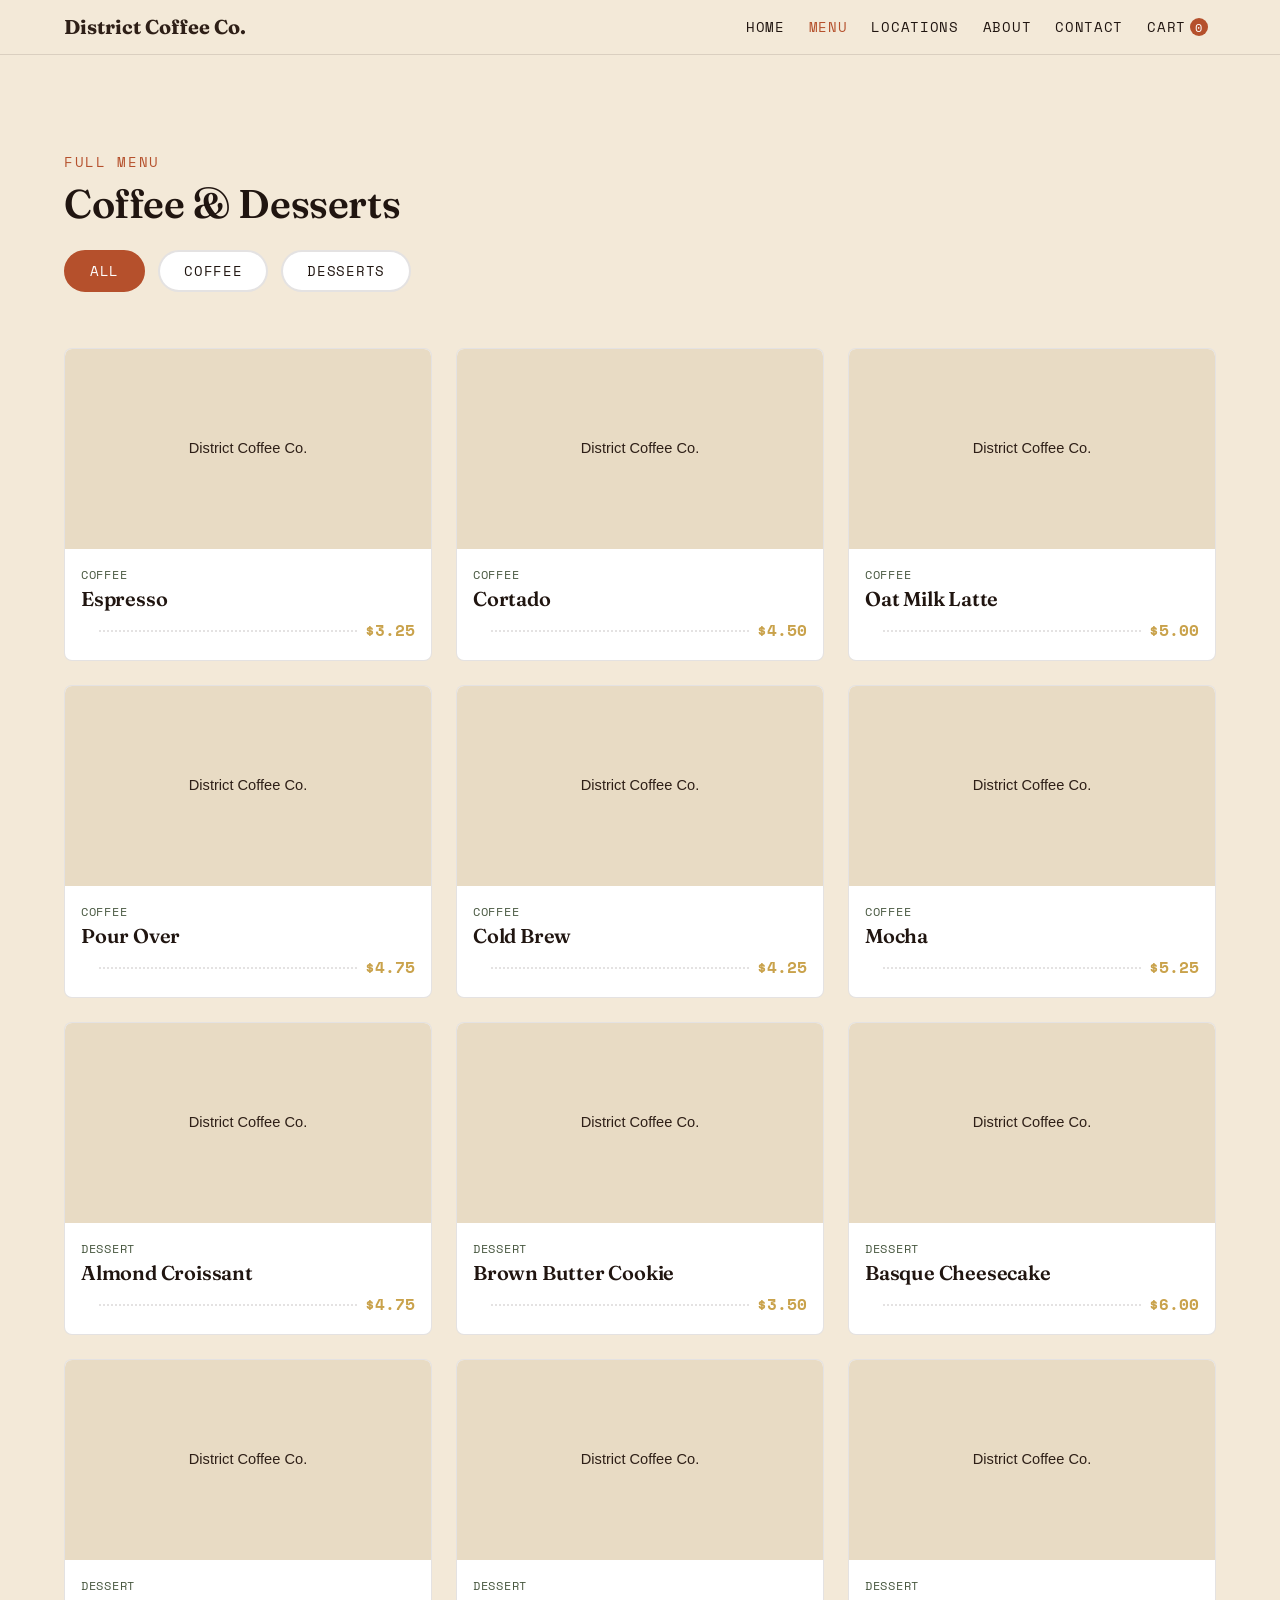
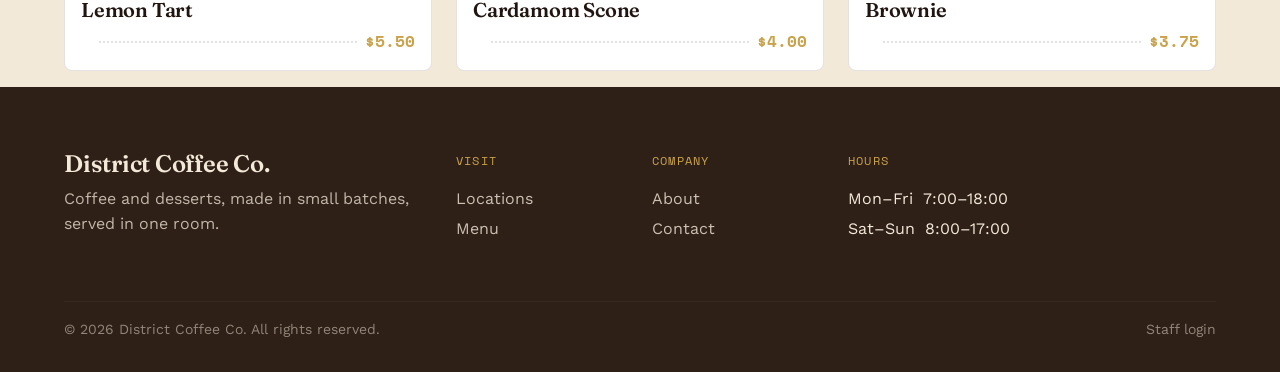
<file: pages/menu.html>
<!DOCTYPE html>
<html lang="en">
<head>
  <meta charset="UTF-8">
  <meta name="viewport" content="width=device-width, initial-scale=1.0">
  <title>Menu — District Coffee Co.</title>
  <meta name="description" content="Coffee and desserts at District Coffee Co.">

  <link href="https://cdn.jsdelivr.net/npm/bootstrap@5.3.3/dist/css/bootstrap.min.css" rel="stylesheet">
  <link rel="preconnect" href="https://fonts.googleapis.com">
  <link href="https://fonts.googleapis.com/css2?family=Fraunces:opsz,wght@9..144,400;9..144,600;9..144,700&family=Work+Sans:wght@400;500;600&family=Space+Mono:wght@400;700&display=swap" rel="stylesheet">

  <link href="../assets/css/variables.css" rel="stylesheet">
  <link href="../assets/css/main.css" rel="stylesheet">
  <link href="../assets/css/components.css" rel="stylesheet">
  <link href="../assets/css/responsive.css" rel="stylesheet">

  <style>
    .menu-filter-btn {
      font-family: var(--font-mono);
      font-size: var(--fs-sm);
      text-transform: uppercase;
      letter-spacing: 0.05em;
      padding: var(--space-2) var(--space-6);
      border-radius: 999px;
      border: 2px solid var(--color-border);
      background: #fff;
      color: var(--color-ink);
      margin-right: var(--space-2);
      margin-bottom: var(--space-2);
    }
    .menu-filter-btn.active {
      background: var(--color-rust);
      border-color: var(--color-rust);
      color: #fff;
    }
  </style>
</head>
<body data-page="menu">

  <a href="#main-content" class="skip-link">Skip to main content</a>
  <div id="navbar-root"></div>

  <main id="main-content">
    <section class="section pb-3">
      <div class="container-custom">
        <p class="eyebrow mb-2">Full menu</p>
        <h1 class="font-display mb-4">Coffee &amp; Desserts</h1>

        <div class="mb-5" role="group" aria-label="Filter menu by category">
          <button class="menu-filter-btn active" data-category="all">All</button>
          <button class="menu-filter-btn" data-category="coffee">Coffee</button>
          <button class="menu-filter-btn" data-category="dessert">Desserts</button>
        </div>

        <div class="row g-4" id="menu-grid"></div>
      </div>
    </section>
  </main>

  <div id="footer-root"></div>

  <script src="https://cdn.jsdelivr.net/npm/bootstrap@5.3.3/dist/js/bootstrap.bundle.min.js"></script>

  <script src="../assets/js/data/products.js"></script>
  <script src="../assets/js/utils/storage.js"></script>
  <script src="../assets/js/components/toast.js"></script>
  <script src="../assets/js/components/cart.js"></script>
  <script src="../assets/js/components/navbar.js"></script>
  <script src="../assets/js/components/footer.js"></script>
  <script src="../assets/js/components/product-card.js"></script>
  <script src="../assets/js/components/menu.js"></script>
  <script src="../assets/js/main.js"></script>
  <script>
    document.addEventListener('DOMContentLoaded', () => {
      renderMenuGrid('all');
      initMenuFilters();
    });
  </script>
</body>
</html>
</file>
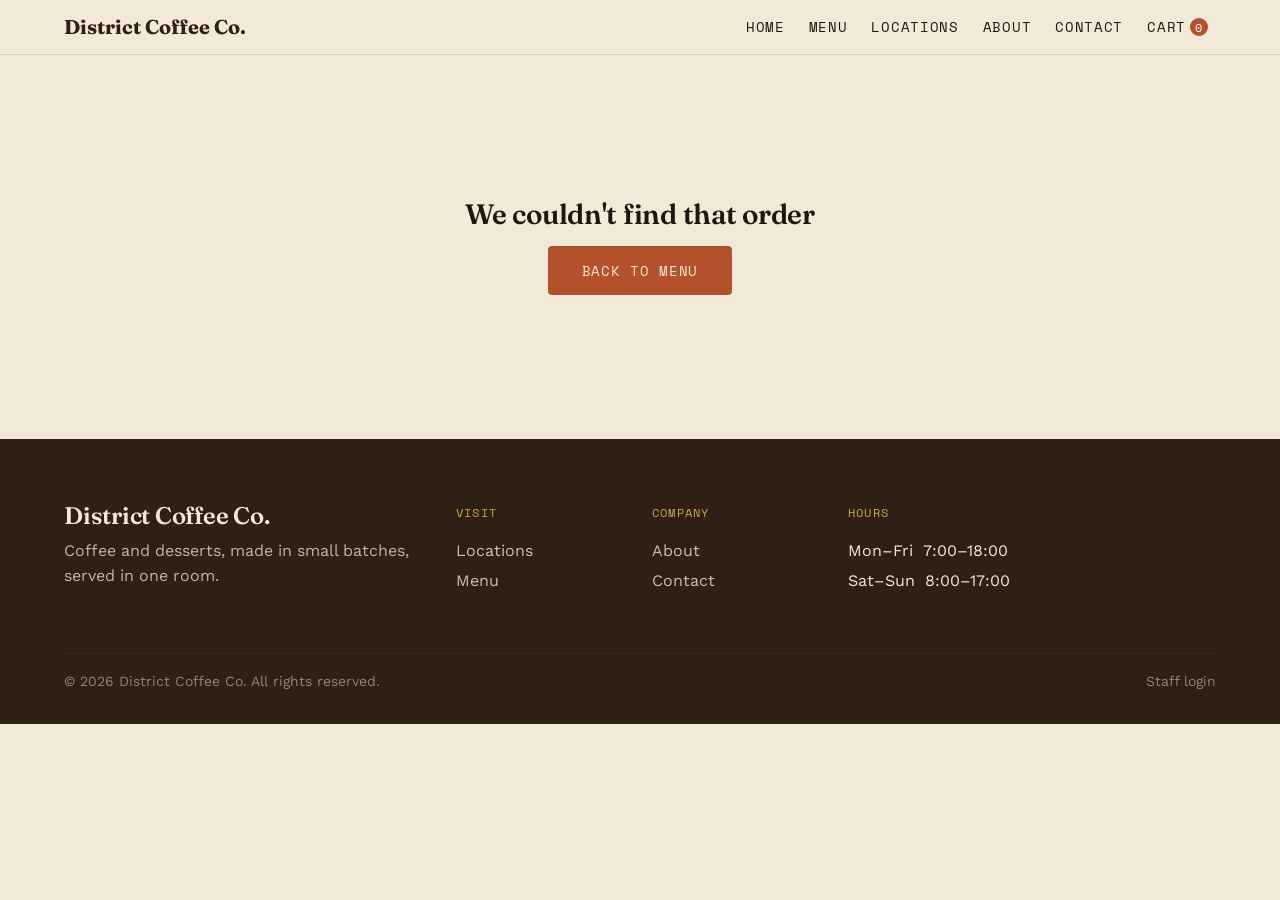
<file: pages/order-confirmation.html>
<!DOCTYPE html>
<html lang="en">
<head>
  <meta charset="UTF-8">
  <meta name="viewport" content="width=device-width, initial-scale=1.0">
  <title>Order Confirmed — District Coffee Co.</title>

  <link href="https://cdn.jsdelivr.net/npm/bootstrap@5.3.3/dist/css/bootstrap.min.css" rel="stylesheet">
  <link rel="preconnect" href="https://fonts.googleapis.com">
  <link href="https://fonts.googleapis.com/css2?family=Fraunces:opsz,wght@9..144,400;9..144,600;9..144,700&family=Work+Sans:wght@400;500;600&family=Space+Mono:wght@400;700&display=swap" rel="stylesheet">

  <link href="../assets/css/variables.css" rel="stylesheet">
  <link href="../assets/css/main.css" rel="stylesheet">
  <link href="../assets/css/components.css" rel="stylesheet">
  <link href="../assets/css/responsive.css" rel="stylesheet">
</head>
<body data-page="">

  <a href="#main-content" class="skip-link">Skip to main content</a>
  <div id="navbar-root"></div>

  <main id="main-content">
    <section class="section">
      <div class="container-custom">
        <div id="confirmation-root"></div>
      </div>
    </section>
  </main>

  <div id="footer-root"></div>

  <script src="https://cdn.jsdelivr.net/npm/bootstrap@5.3.3/dist/js/bootstrap.bundle.min.js"></script>

  <script src="../assets/js/data/products.js"></script>
  <script src="../assets/js/utils/storage.js"></script>
  <script src="../assets/js/components/toast.js"></script>
  <script src="../assets/js/components/cart.js"></script>
  <script src="../assets/js/components/navbar.js"></script>
  <script src="../assets/js/components/footer.js"></script>
  <script src="../assets/js/components/product-card.js"></script>
  <script src="../assets/js/components/order-confirmation.js"></script>
  <script src="../assets/js/main.js"></script>
  <script>
    document.addEventListener('DOMContentLoaded', renderConfirmation);
  </script>
</body>
</html>
</file>
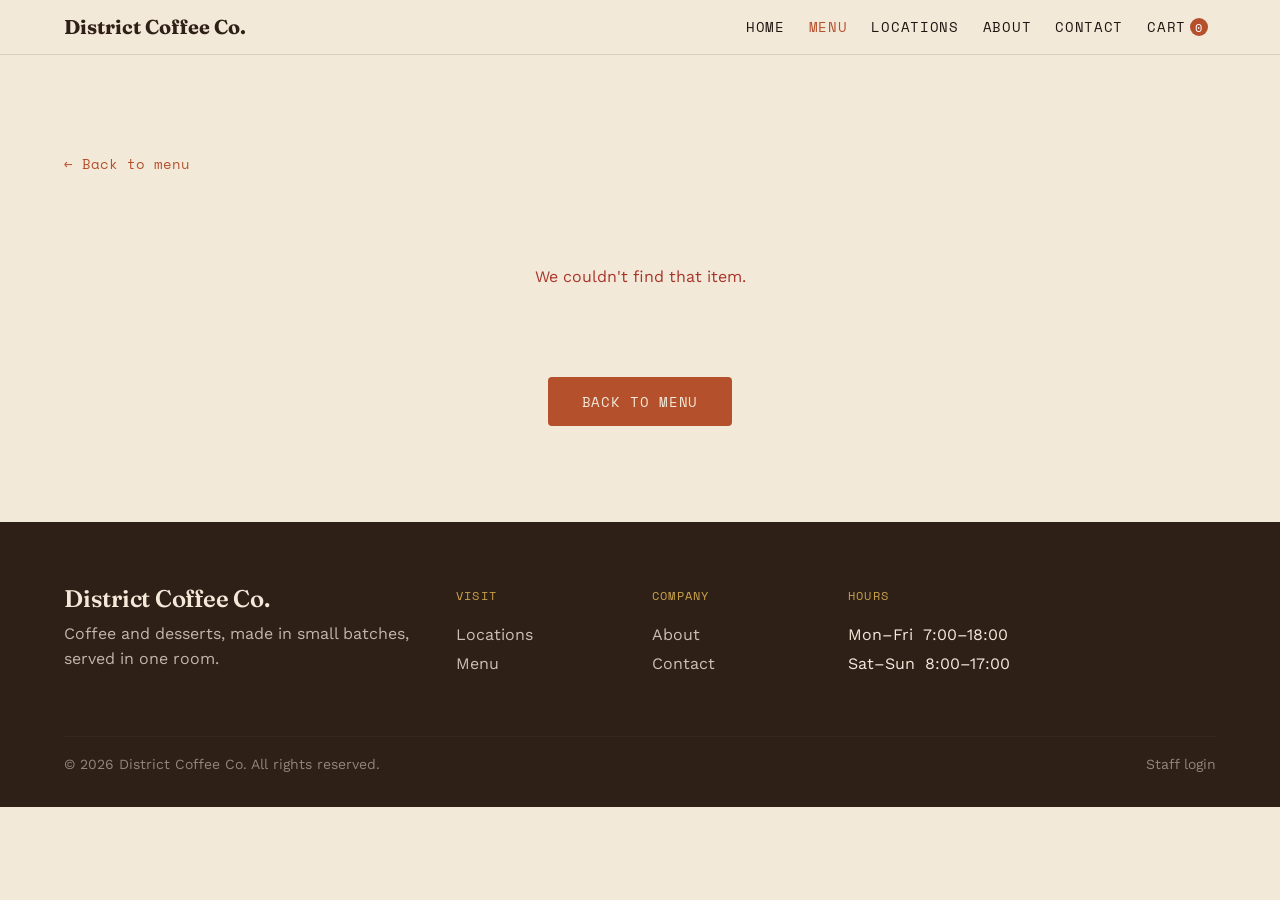
<file: pages/product-detail.html>
<!DOCTYPE html>
<html lang="en">
<head>
  <meta charset="UTF-8">
  <meta name="viewport" content="width=device-width, initial-scale=1.0">
  <title>Item Detail — District Coffee Co.</title>

  <link href="https://cdn.jsdelivr.net/npm/bootstrap@5.3.3/dist/css/bootstrap.min.css" rel="stylesheet">
  <link rel="preconnect" href="https://fonts.googleapis.com">
  <link href="https://fonts.googleapis.com/css2?family=Fraunces:opsz,wght@9..144,400;9..144,600;9..144,700&family=Work+Sans:wght@400;500;600&family=Space+Mono:wght@400;700&display=swap" rel="stylesheet">

  <link href="../assets/css/variables.css" rel="stylesheet">
  <link href="../assets/css/main.css" rel="stylesheet">
  <link href="../assets/css/components.css" rel="stylesheet">
  <link href="../assets/css/responsive.css" rel="stylesheet">
</head>
<body data-page="menu">

  <a href="#main-content" class="skip-link">Skip to main content</a>
  <div id="navbar-root"></div>

  <main id="main-content">
    <section class="section">
      <div class="container-custom">
        <a href="/pages/menu.html" class="d-inline-block mb-4" style="font-family: var(--font-mono); font-size: var(--fs-sm);">&larr; Back to menu</a>
        <div id="product-detail-root"></div>
      </div>
    </section>
  </main>

  <div id="footer-root"></div>

  <script src="https://cdn.jsdelivr.net/npm/bootstrap@5.3.3/dist/js/bootstrap.bundle.min.js"></script>

  <script src="../assets/js/data/products.js"></script>
  <script src="../assets/js/utils/storage.js"></script>
  <script src="../assets/js/components/toast.js"></script>
  <script src="../assets/js/components/cart.js"></script>
  <script src="../assets/js/components/navbar.js"></script>
  <script src="../assets/js/components/footer.js"></script>
  <script src="../assets/js/components/product-card.js"></script>
  <script src="../assets/js/components/product-detail.js"></script>
  <script src="../assets/js/main.js"></script>
  <script>
    document.addEventListener('DOMContentLoaded', renderProductDetail);
  </script>
</body>
</html>
</file>
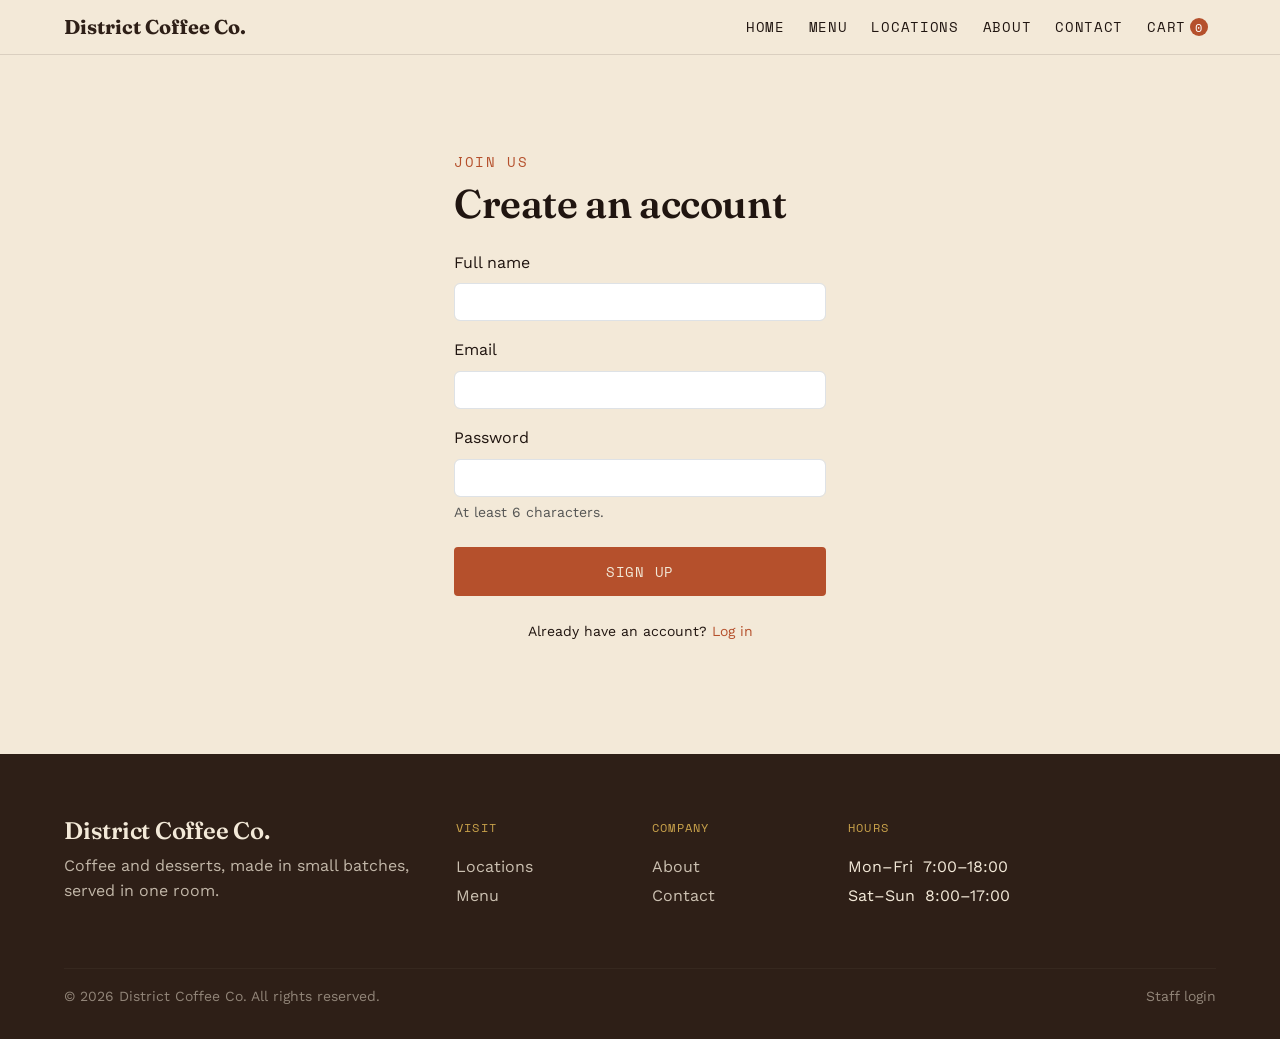
<file: pages/signup.html>
<!DOCTYPE html>
<html lang="en">
<head>
  <meta charset="UTF-8">
  <meta name="viewport" content="width=device-width, initial-scale=1.0">
  <title>Sign Up — District Coffee Co.</title>

  <link href="https://cdn.jsdelivr.net/npm/bootstrap@5.3.3/dist/css/bootstrap.min.css" rel="stylesheet">
  <link rel="preconnect" href="https://fonts.googleapis.com">
  <link href="https://fonts.googleapis.com/css2?family=Fraunces:opsz,wght@9..144,400;9..144,600;9..144,700&family=Work+Sans:wght@400;500;600&family=Space+Mono:wght@400;700&display=swap" rel="stylesheet">

  <link href="../assets/css/variables.css" rel="stylesheet">
  <link href="../assets/css/main.css" rel="stylesheet">
  <link href="../assets/css/components.css" rel="stylesheet">
  <link href="../assets/css/responsive.css" rel="stylesheet">
</head>
<body data-page="signup">

  <a href="#main-content" class="skip-link">Skip to main content</a>
  <div id="navbar-root"></div>

  <main id="main-content">
    <section class="section">
      <div class="container-custom" style="max-width: 420px;">
        <p class="eyebrow mb-2">Join us</p>
        <h1 class="font-display mb-4">Create an account</h1>

        <form id="signup-form" novalidate>
          <div class="mb-3">
            <label for="signup-name" class="form-label">Full name</label>
            <input type="text" class="form-control" id="signup-name" required>
          </div>
          <div class="mb-3">
            <label for="signup-email" class="form-label">Email</label>
            <input type="email" class="form-control" id="signup-email" required>
          </div>
          <div class="mb-4">
            <label for="signup-password" class="form-label">Password</label>
            <input type="password" class="form-control" id="signup-password" required>
            <div class="form-text">At least 6 characters.</div>
          </div>
          <button type="submit" class="btn btn-brand w-100">Sign up</button>
        </form>

        <p class="mt-4 text-center" style="font-size: var(--fs-sm);">
          Already have an account? <a href="login.html">Log in</a>
        </p>
      </div>
    </section>
  </main>

  <div id="footer-root"></div>

  <script src="https://cdn.jsdelivr.net/npm/bootstrap@5.3.3/dist/js/bootstrap.bundle.min.js"></script>

  <script src="../assets/js/data/products.js"></script>
  <script src="../assets/js/utils/storage.js"></script>
  <script src="../assets/js/utils/validators.js"></script>
  <script src="../assets/js/utils/auth.js"></script>
  <script src="../assets/js/components/toast.js"></script>
  <script src="../assets/js/components/cart.js"></script>
  <script src="../assets/js/components/navbar.js"></script>
  <script src="../assets/js/components/footer.js"></script>
  <script src="../assets/js/main.js"></script>
  <script>
    document.getElementById('signup-form').addEventListener('submit', handleSignupSubmit);
  </script>
</body>
</html>
</file>
<file: assets/css/variables.css>
/* ==========================================================================
   District Coffee Co — Design Tokens
   Single source of truth for color, type, spacing, and motion.
   Change a value here and it ripples across the whole site.
   ========================================================================== */

:root {
  /* ---- Color: named, not generic ---- */
  --color-espresso: #2E1F17;      /* primary dark — header, footer, dark sections */
  --color-espresso-light: #4A362A;
  --color-parchment: #F3E9D8;     /* primary light background */
  --color-parchment-dark: #E8DBC4;
  --color-rust: #B5502C;          /* primary accent — CTAs, links, highlights */
  --color-rust-dark: #93401F;
  --color-gold: #C9A24B;          /* secondary accent — prices, labels */
  --color-forest: #47573F;        /* tertiary accent — dessert/fresh tags */
  --color-ink: #201510;           /* body text on light backgrounds */
  --color-cream-text: #F3E9D8;    /* body text on dark backgrounds */
  --color-error: #A8342A;
  --color-success: #3E6B4F;
  --color-border: rgba(32, 21, 16, 0.12);
  --color-border-dark: rgba(243, 233, 216, 0.16);

  /* ---- Typography ---- */
  --font-display: 'Fraunces', Georgia, serif;
  --font-body: 'Work Sans', -apple-system, BlinkMacSystemFont, sans-serif;
  --font-mono: 'Space Mono', 'Courier New', monospace;

  --fs-xs: 0.75rem;
  --fs-sm: 0.875rem;
  --fs-base: 1rem;
  --fs-lg: 1.25rem;
  --fs-xl: 1.75rem;
  --fs-2xl: 2.5rem;
  --fs-3xl: 3.5rem;

  /* ---- Spacing scale (multiples of 4px) ---- */
  --space-1: 0.25rem;
  --space-2: 0.5rem;
  --space-3: 0.75rem;
  --space-4: 1rem;
  --space-6: 1.5rem;
  --space-8: 2rem;
  --space-12: 3rem;
  --space-16: 4rem;
  --space-24: 6rem;

  /* ---- Layout ---- */
  --radius-sm: 4px;
  --radius-md: 8px;
  --container-max: 1200px;

  /* ---- Motion ---- */
  --transition-fast: 150ms ease;
  --transition-base: 250ms ease;
  --transition-slow: 400ms ease;

  /* ---- Elevation ---- */
  --shadow-sm: 0 1px 3px rgba(32, 21, 16, 0.1);
  --shadow-md: 0 4px 16px rgba(32, 21, 16, 0.12);
  --shadow-lg: 0 12px 32px rgba(32, 21, 16, 0.18);
}

/* Respect reduced-motion preference site-wide */
@media (prefers-reduced-motion: reduce) {
  *, *::before, *::after {
    animation-duration: 0.01ms !important;
    animation-iteration-count: 1 !important;
    transition-duration: 0.01ms !important;
    scroll-behavior: auto !important;
  }
}
</file>
<file: assets/css/components.css>
/* ==========================================================================
   District Coffee Co — Component Styles
   Every component here is rendered by a JS function in assets/js/components/
   so the same markup is reused across every page.
   ========================================================================== */

/* ---- Navbar ---- */
.dc-navbar {
  background: var(--color-parchment);
  border-bottom: 1px solid var(--color-border);
  position: sticky;
  top: 0;
  z-index: 1000;
  transition: box-shadow var(--transition-base);
}
.dc-navbar.is-scrolled { box-shadow: var(--shadow-sm); }
.dc-navbar .brand {
  font-family: var(--font-display);
  font-size: var(--fs-lg);
  font-weight: 700;
  color: var(--color-espresso);
}
.dc-navbar .nav-link-custom {
  font-family: var(--font-mono);
  font-size: var(--fs-sm);
  text-transform: uppercase;
  letter-spacing: 0.05em;
  color: var(--color-ink);
  padding: var(--space-2) var(--space-4);
}
.dc-navbar .nav-link-custom.active { color: var(--color-rust); }
.dc-navbar .cart-badge {
  background: var(--color-rust);
  color: #fff;
  font-family: var(--font-mono);
  font-size: var(--fs-xs);
  border-radius: 50%;
  width: 18px;
  height: 18px;
  display: inline-flex;
  align-items: center;
  justify-content: center;
  margin-left: var(--space-1);
}

/* ---- Footer ---- */
.dc-footer {
  background: var(--color-espresso);
  color: var(--color-cream-text);
  padding: var(--space-16) 0 var(--space-8);
}
.dc-footer a { color: var(--color-cream-text); opacity: 0.8; }
.dc-footer a:hover { opacity: 1; color: var(--color-gold); }
.dc-footer .footer-heading {
  font-family: var(--font-mono);
  font-size: var(--fs-xs);
  text-transform: uppercase;
  letter-spacing: 0.1em;
  color: var(--color-gold);
  margin-bottom: var(--space-4);
}

/* ---- Product Card ---- */
.product-card {
  background: #fff;
  border: 1px solid var(--color-border);
  border-radius: var(--radius-md);
  overflow: hidden;
  transition: transform var(--transition-base), box-shadow var(--transition-base);
  height: 100%;
}
.product-card:hover { transform: translateY(-4px); box-shadow: var(--shadow-md); }
.product-card img { width: 100%; height: 200px; object-fit: cover; }
.product-card .product-body { padding: var(--space-4); }
.product-card .product-tag {
  font-family: var(--font-mono);
  font-size: var(--fs-xs);
  text-transform: uppercase;
  color: var(--color-forest);
  letter-spacing: 0.06em;
}

/* ---- Signature element: dotted-leader price line ----
   Mirrors a real café menu board convention: item name, a run of
   dots to the margin, then the price. Encodes real menu information,
   not decoration. */
.price-line {
  display: flex;
  align-items: baseline;
  gap: var(--space-2);
  font-family: var(--font-mono);
}
.price-line .item-name { white-space: nowrap; font-size: var(--fs-base); }
.price-line .leader {
  flex: 1;
  border-bottom: 2px dotted var(--color-border);
  transform: translateY(-4px);
}
.price-line .price { color: var(--color-gold); font-weight: 700; white-space: nowrap; }

/* ---- Hero ---- */
.hero {
  background: var(--color-espresso);
  color: var(--color-cream-text);
  padding: var(--space-24) 0;
  position: relative;
  overflow: hidden;
}
.hero h1 { font-size: var(--fs-3xl); }
.hero .lede { font-size: var(--fs-lg); color: var(--color-parchment-dark); max-width: 46ch; }
/* Ensure the nav menu starts collapsed on mobile/tablet widths */
@media (max-width: 991.98px) {
  .dc-navbar .navbar-collapse {
    display: none;
  }
  .dc-navbar .navbar-collapse.show {
    display: block;
  }
}
</file>
<file: assets/css/main.css>
/* ==========================================================================
   District Coffee Co — Global Styles
   Loaded after Bootstrap, after variables.css.
   ========================================================================== */

* { box-sizing: border-box; }

html { scroll-behavior: smooth; }

body {
  font-family: var(--font-body);
  color: var(--color-ink);
  background: var(--color-parchment);
  line-height: 1.6;
}

h1, h2, h3, h4, .font-display {
  font-family: var(--font-display);
  font-weight: 600;
  letter-spacing: -0.01em;
  line-height: 1.1;
}

.eyebrow {
  font-family: var(--font-mono);
  font-size: var(--fs-sm);
  letter-spacing: 0.12em;
  text-transform: uppercase;
  color: var(--color-rust);
}

a { color: var(--color-rust); text-decoration: none; }
a:hover { color: var(--color-rust-dark); }

/* Visible keyboard focus everywhere — accessibility requirement */
a:focus-visible,
button:focus-visible,
input:focus-visible,
textarea:focus-visible,
select:focus-visible {
  outline: 3px solid var(--color-gold);
  outline-offset: 2px;
}

.skip-link {
  position: absolute;
  left: -9999px;
  top: 0;
  background: var(--color-espresso);
  color: var(--color-cream-text);
  padding: var(--space-3) var(--space-4);
  z-index: 2000;
}
.skip-link:focus { left: var(--space-4); top: var(--space-4); }

.container-custom {
  max-width: var(--container-max);
  margin: 0 auto;
  padding: 0 var(--space-6);
}

.section {
  padding: var(--space-24) 0;
}
.section-dark {
  background: var(--color-espresso);
  color: var(--color-cream-text);
}

.btn-brand {
  font-family: var(--font-mono);
  font-size: var(--fs-sm);
  letter-spacing: 0.05em;
  text-transform: uppercase;
  padding: var(--space-3) var(--space-8);
  border-radius: var(--radius-sm);
  border: 2px solid var(--color-rust);
  background: var(--color-rust);
  color: var(--color-cream-text);
  transition: background var(--transition-fast), transform var(--transition-fast);
}
.btn-brand:hover {
  background: var(--color-rust-dark);
  border-color: var(--color-rust-dark);
  color: var(--color-cream-text);
  transform: translateY(-1px);
}
.btn-brand-outline {
  background: transparent;
  color: var(--color-cream-text);
  border: 2px solid var(--color-cream-text);
}
.btn-brand-outline:hover {
  background: var(--color-cream-text);
  color: var(--color-espresso);
}

/* ---- Loading state ---- */
.loading-state {
  display: flex;
  flex-direction: column;
  align-items: center;
  gap: var(--space-3);
  padding: var(--space-16) var(--space-4);
  color: var(--color-espresso-light);
}
.spinner {
  width: 32px;
  height: 32px;
  border: 3px solid var(--color-border);
  border-top-color: var(--color-rust);
  border-radius: 50%;
  animation: spin 0.8s linear infinite;
}
@keyframes spin { to { transform: rotate(360deg); } }

/* ---- Error state ---- */
.error-state {
  display: flex;
  flex-direction: column;
  align-items: center;
  gap: var(--space-3);
  text-align: center;
  padding: var(--space-16) var(--space-4);
  color: var(--color-error);
}
.error-state .retry-btn {
  font-family: var(--font-mono);
  font-size: var(--fs-sm);
  color: var(--color-rust);
  border: 1px solid var(--color-rust);
  background: none;
  padding: var(--space-2) var(--space-4);
  border-radius: var(--radius-sm);
  cursor: pointer;
}
.error-state .retry-btn:hover { background: var(--color-rust); color: #fff; }

/* ---- Toast notifications ---- */
#toast-region {
  position: fixed;
  bottom: var(--space-6);
  right: var(--space-6);
  z-index: 3000;
  display: flex;
  flex-direction: column;
  gap: var(--space-2);
}
.toast-item {
  font-family: var(--font-body);
  background: var(--color-espresso);
  color: var(--color-cream-text);
  padding: var(--space-3) var(--space-6);
  border-radius: var(--radius-sm);
  box-shadow: var(--shadow-lg);
  border-left: 4px solid var(--color-rust);
  min-width: 240px;
  animation: toast-in var(--transition-base);
}
.toast-item.toast-success { border-left-color: var(--color-success); }
.toast-item.toast-error { border-left-color: var(--color-error); }
@keyframes toast-in {
  from { opacity: 0; transform: translateX(20px); }
  to { opacity: 1; transform: translateX(0); }
}
</file>
<file: assets/css/responsive.css>
/* ==========================================================================
   District Coffee Co — Responsive Overrides
   Bootstrap handles the grid; this file handles brand-specific scaling.
   ========================================================================== */

@media (max-width: 991.98px) {
  .hero h1 { font-size: var(--fs-2xl); }
  .section { padding: var(--space-16) 0; }
}

@media (max-width: 767.98px) {
  :root {
    --fs-3xl: 2.25rem;
    --fs-2xl: 1.75rem;
  }
  .container-custom { padding: 0 var(--space-4); }
  .hero { padding: var(--space-16) 0; text-align: center; }
  .hero .lede { margin-left: auto; margin-right: auto; }
  .price-line .item-name { font-size: var(--fs-sm); }
  #toast-region {
    right: var(--space-4);
    left: var(--space-4);
    bottom: var(--space-4);
  }
  .toast-item { min-width: unset; }
}

@media (max-width: 575.98px) {
  .section { padding: var(--space-12) 0; }
}
</file>
